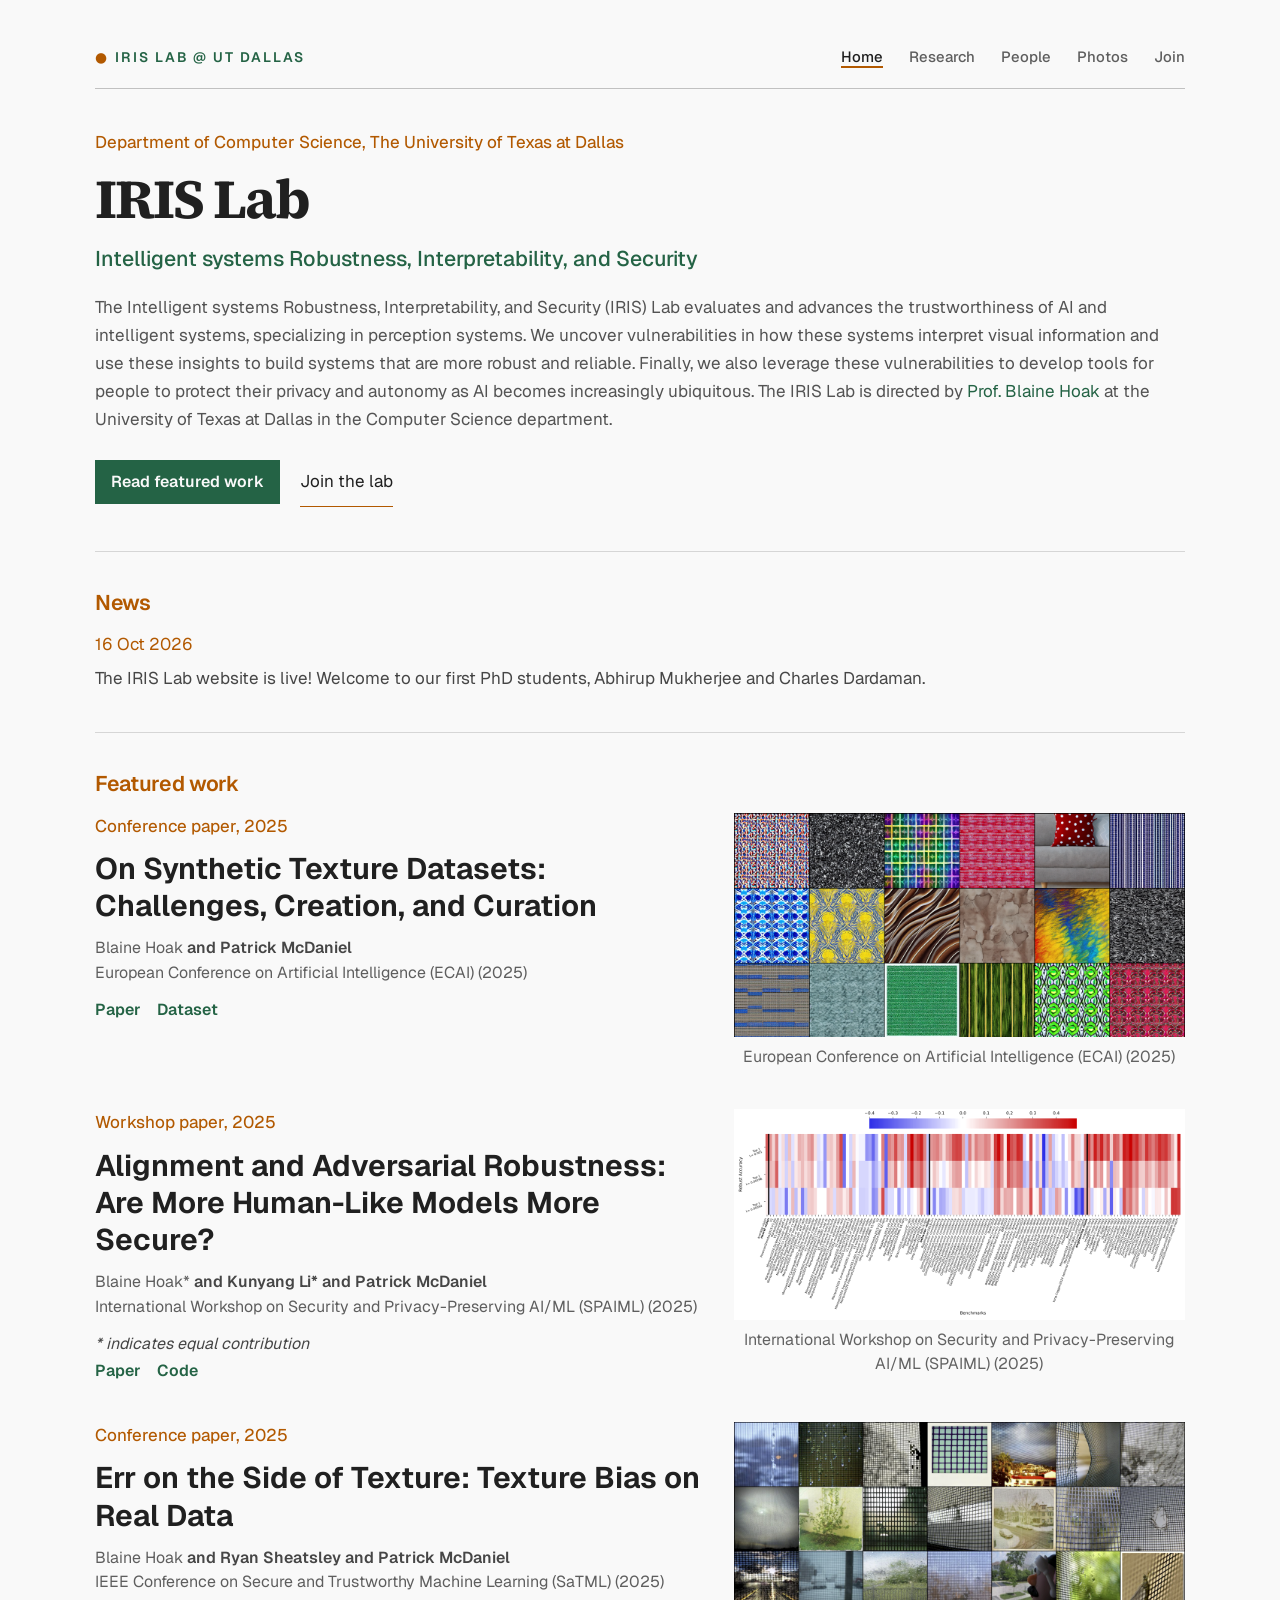
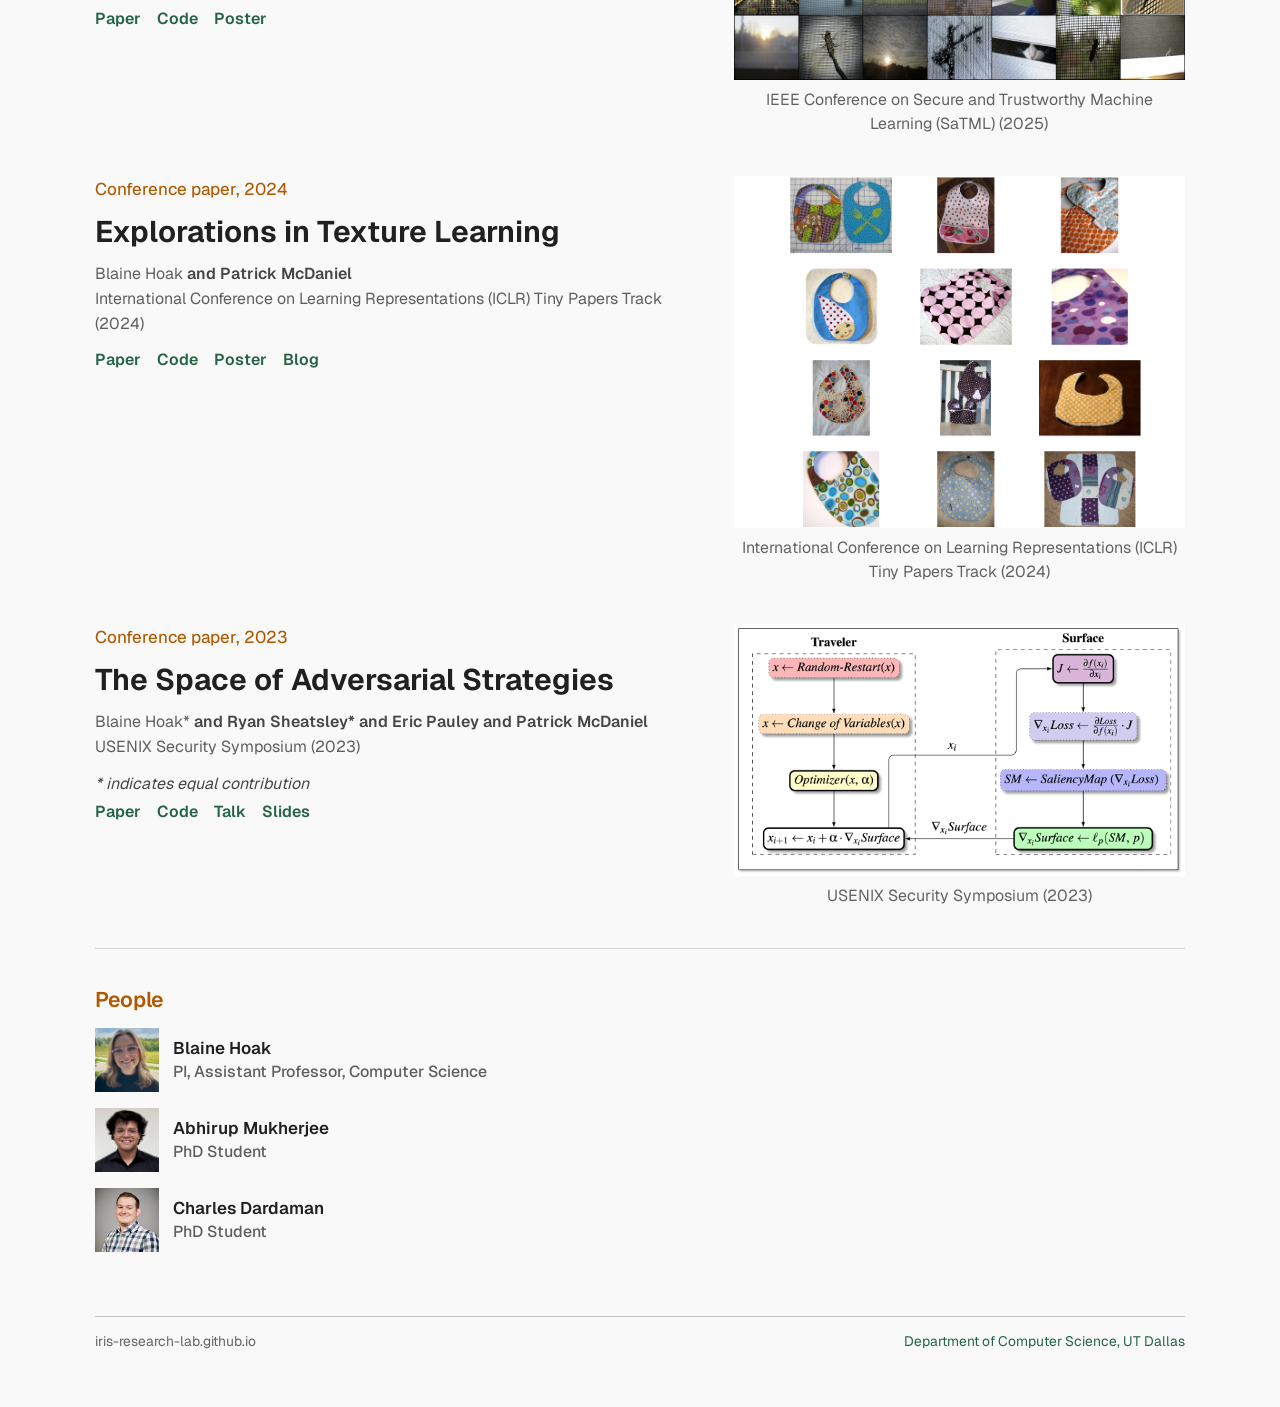
<file: index.html>
<!DOCTYPE html>
<html lang="en">

<head>
  <meta charset="UTF-8">
  <meta name="viewport" content="width=device-width, initial-scale=1.0">
  <title>Home | IRIS Lab</title>
  <meta name="description" content="The IRIS Lab at UT Dallas studies the gap between human and machine perception.">
  <meta name="theme-color" content="#0C100E">
  <link rel="canonical" href="https://iris-research-lab.github.io/">
  <link rel="icon" href="/assets/images/logo.svg" type="image/svg+xml">
  <link rel="stylesheet" href="/assets/css/style.css">
  <script type="module" src="/assets/js/layout.js"></script>
</head>

<body>
  <a class="skip-link" href="#content">Skip to content</a>
  <div class="page">
    <div id="navbar-placeholder"></div>

    <main id="content">
      <header class="hero">
        <p class="kicker">Department of Computer Science, The University of Texas at Dallas</p>
        <h1>IRIS Lab</h1>
        <p class="expand">Intelligent systems Robustness, Interpretability, and Security</p>
        <p class="mission">
          The Intelligent systems Robustness, Interpretability, and Security (IRIS) Lab evaluates and advances the trustworthiness of AI and intelligent systems, specializing in perception systems. We uncover vulnerabilities in how these systems interpret visual information and use these insights to build systems that are more robust and reliable. Finally, we also leverage these vulnerabilities to develop tools for people to protect their privacy and autonomy as AI becomes increasingly ubiquitous. The IRIS Lab is directed by <a href="https://hoak.me">Prof. Blaine Hoak</a> at the University of Texas at Dallas in the Computer Science department.
        </p>
        <div class="cta">
          <a class="btn" href="#featured">Read featured work</a>
          <a class="btn-ghost" href="/join/">Join the lab</a>
        </div>
      </header>

      <div class="home-sections">
        <section class="band" id="news-section" hidden>
          <h2 class="section-label">News</h2>
          <div id="news-list"></div>
        </section>
        <div id="featured-root"></div>
        <section class="band" id="people-section" aria-labelledby="people-label">
          <h2 class="section-label" id="people-label">People</h2>
          <div id="members"></div>
        </section>
      </div>
    </main>

    <div id="footer-placeholder"></div>
  </div>
  <script type="module" src="/assets/js/home.js"></script>
</body>

</html>
</file>
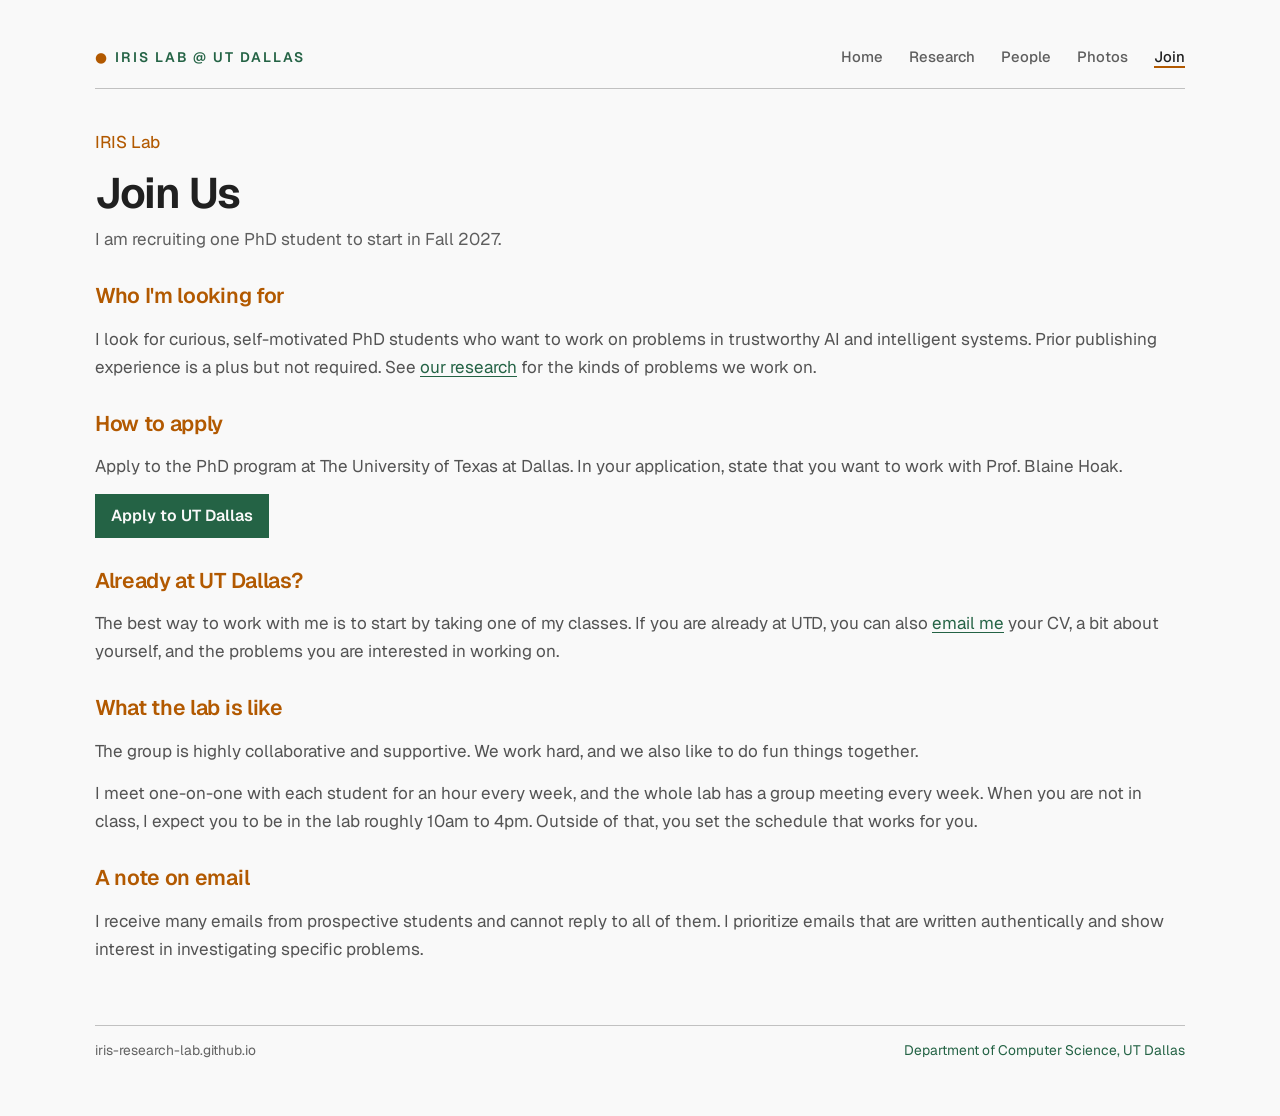
<file: join/index.html>
<!DOCTYPE html>
<html lang="en">

<head>
  <meta charset="UTF-8">
  <meta name="viewport" content="width=device-width, initial-scale=1.0">
  <title>Join | IRIS Lab</title>
  <meta name="description" content="The IRIS Lab is recruiting one PhD student for Fall 2027 to work on trustworthy AI and intelligent systems. Apply to UT Dallas and name Prof. Blaine Hoak in your application.">
  <meta name="theme-color" content="#0C100E">
  <link rel="canonical" href="https://iris-research-lab.github.io/join/">
  <link rel="icon" href="/assets/images/logo.svg" type="image/svg+xml">
  <link rel="stylesheet" href="/assets/css/style.css">
  <script type="module" src="/assets/js/layout.js"></script>
</head>

<body>
  <a class="skip-link" href="#content">Skip to content</a>
  <div class="page">
    <div id="navbar-placeholder"></div>

    <main id="content">
      <header class="page-head">
        <p class="kicker">IRIS Lab</p>
        <h1>Join Us</h1>
        <p>I am recruiting one PhD student to start in Fall 2027.</p>
      </header>

      <div class="prose">
        <h2 class="section-label">Who I'm looking for</h2>
        <p>
          I look for curious, self-motivated PhD students who want to work on problems in
          trustworthy AI and intelligent systems. Prior publishing experience is a plus but not
          required. See <a href="/research/">our research</a> for the kinds of problems we work on.
        </p>

        <h2 class="section-label spaced">How to apply</h2>
        <p>
          Apply to the PhD program at The University of Texas at Dallas. In your application,
          state that you want to work with Prof. Blaine Hoak.
        </p>
        <p>
          <a class="btn" href="https://graduate-admissions.utdallas.edu/apply-to-ut-dallas/apply/">Apply to UT Dallas</a>
        </p>

        <h2 class="section-label spaced">Already at UT Dallas?</h2>
        <p>
          The best way to work with me is to start by taking one of my classes. If you are already at UTD, you can also
          <a href="mailto:Blaine.Hoak@UTDallas.edu">email me</a> your CV, a bit about yourself, and the problems
          you are interested in working on.
        </p>

        <h2 class="section-label spaced">What the lab is like</h2>
        <p>
          The group is highly collaborative and supportive. We work hard, and we also like to do
          fun things together.
        </p>
        <p>
          I meet one-on-one with each student for an hour every week, and the whole lab has a group
          meeting every week. When you are not in class, I expect you to be in the lab roughly
          10am to 4pm. Outside of that, you set the schedule that works for you.
        </p>

        <h2 class="section-label spaced">A note on email</h2>
        <p>
          I receive many emails from prospective students and cannot reply to all of them. I
          prioritize emails that are written authentically and show interest in investigating
          specific problems.
        </p>
      </div>
    </main>

    <div id="footer-placeholder"></div>
  </div>
</body>

</html>
</file>
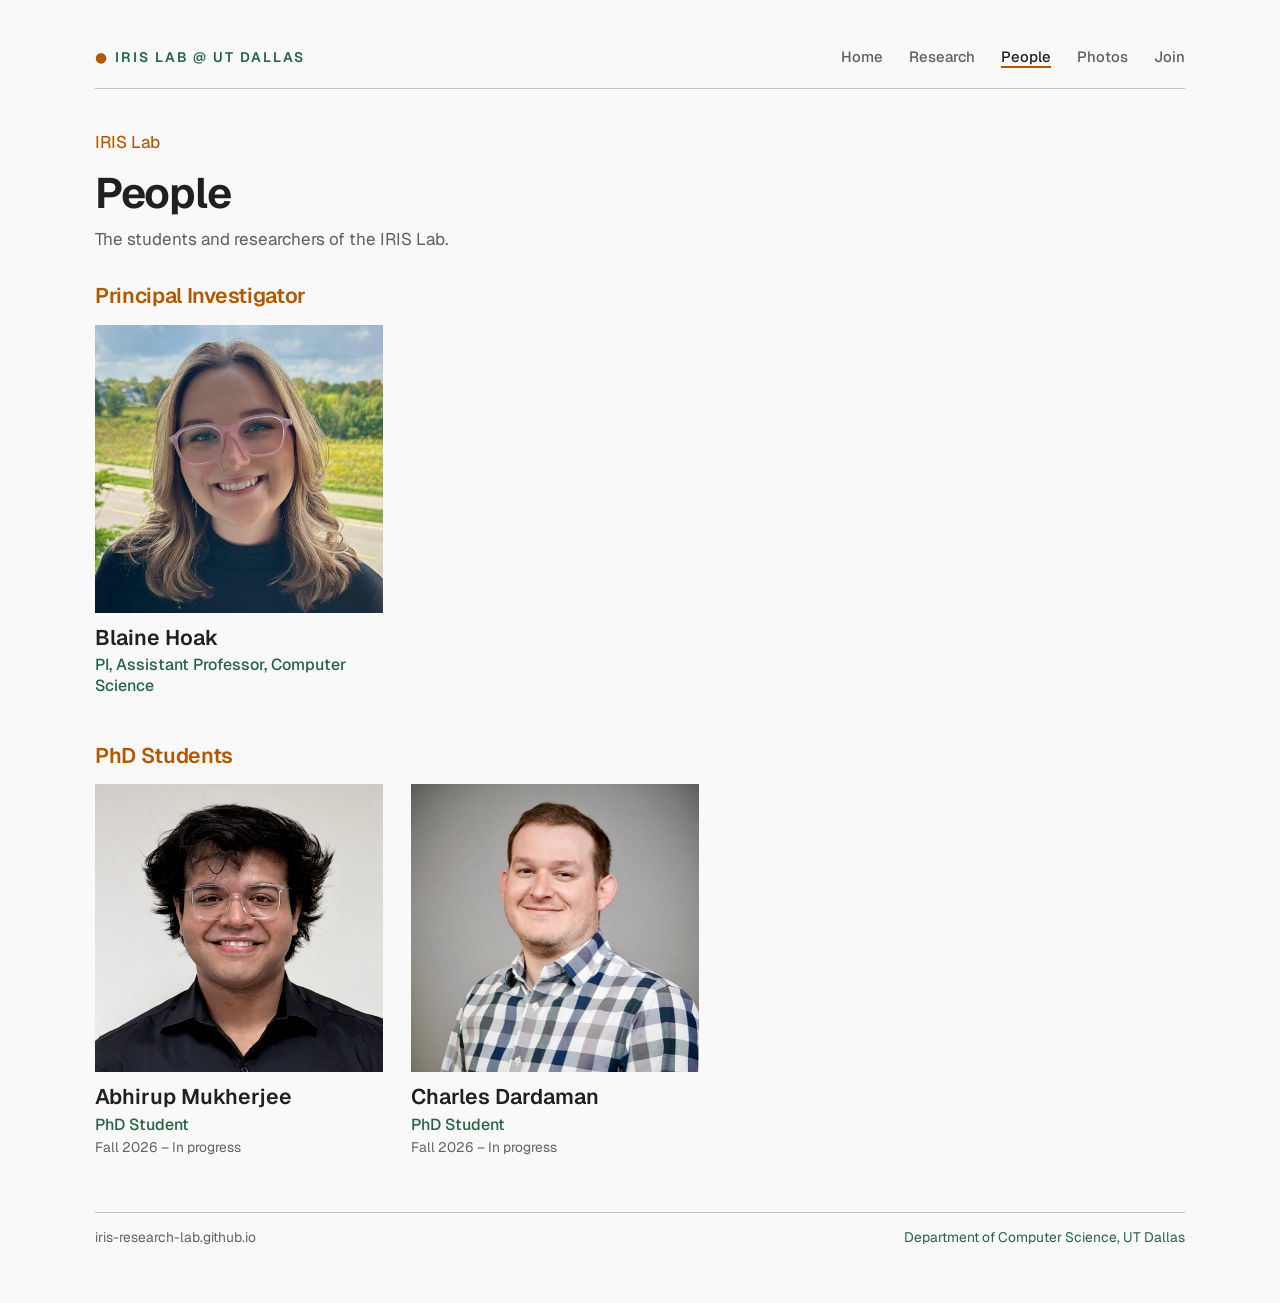
<file: people/index.html>
<!DOCTYPE html>
<html lang="en">

<head>
  <meta charset="UTF-8">
  <meta name="viewport" content="width=device-width, initial-scale=1.0">
  <title>People | IRIS Lab</title>
  <meta name="description" content="Members of the IRIS Lab at UT Dallas.">
  <meta name="theme-color" content="#0C100E">
  <link rel="canonical" href="https://iris-research-lab.github.io/people/">
  <link rel="icon" href="/assets/images/logo.svg" type="image/svg+xml">
  <link rel="stylesheet" href="/assets/css/style.css">
  <script type="module" src="/assets/js/layout.js"></script>
</head>

<body>
  <a class="skip-link" href="#content">Skip to content</a>
  <div class="page">
    <div id="navbar-placeholder"></div>

    <main id="content">
      <header class="page-head">
        <p class="kicker">IRIS Lab</p>
        <h1>People</h1>
        <p>The students and researchers of the IRIS Lab.</p>
      </header>
      <div id="people"></div>
    </main>

    <div id="footer-placeholder"></div>
  </div>
  <script type="module" src="/assets/js/people.js"></script>
</body>

</html>
</file>
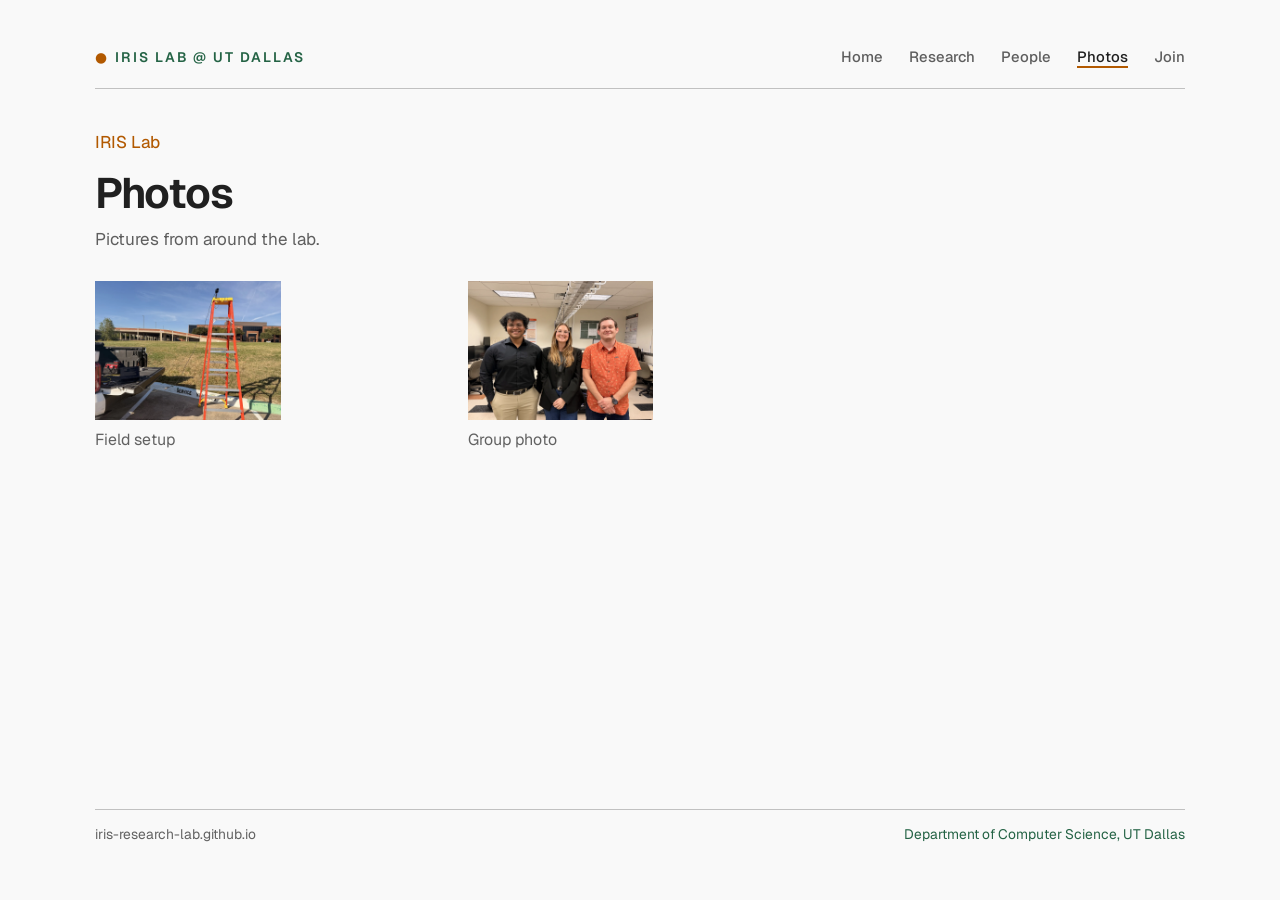
<file: photos/index.html>
<!DOCTYPE html>
<html lang="en">

<head>
  <meta charset="UTF-8">
  <meta name="viewport" content="width=device-width, initial-scale=1.0">
  <title>Photos | IRIS Lab</title>
  <meta name="description" content="Photos from the IRIS Lab at UT Dallas.">
  <meta name="theme-color" content="#0C100E">
  <link rel="canonical" href="https://iris-research-lab.github.io/photos/">
  <link rel="icon" href="/assets/images/logo.svg" type="image/svg+xml">
  <link rel="stylesheet" href="/assets/css/style.css">
  <script type="module" src="/assets/js/layout.js"></script>
</head>

<body>
  <a class="skip-link" href="#content">Skip to content</a>
  <div class="page">
    <div id="navbar-placeholder"></div>

    <main id="content">
      <header class="page-head">
        <p class="kicker">IRIS Lab</p>
        <h1>Photos</h1>
        <p>Pictures from around the lab.</p>
      </header>
      <div id="photos"></div>
    </main>

    <div id="footer-placeholder"></div>
  </div>
  <script type="module" src="/assets/js/photos.js"></script>
</body>

</html>
</file>
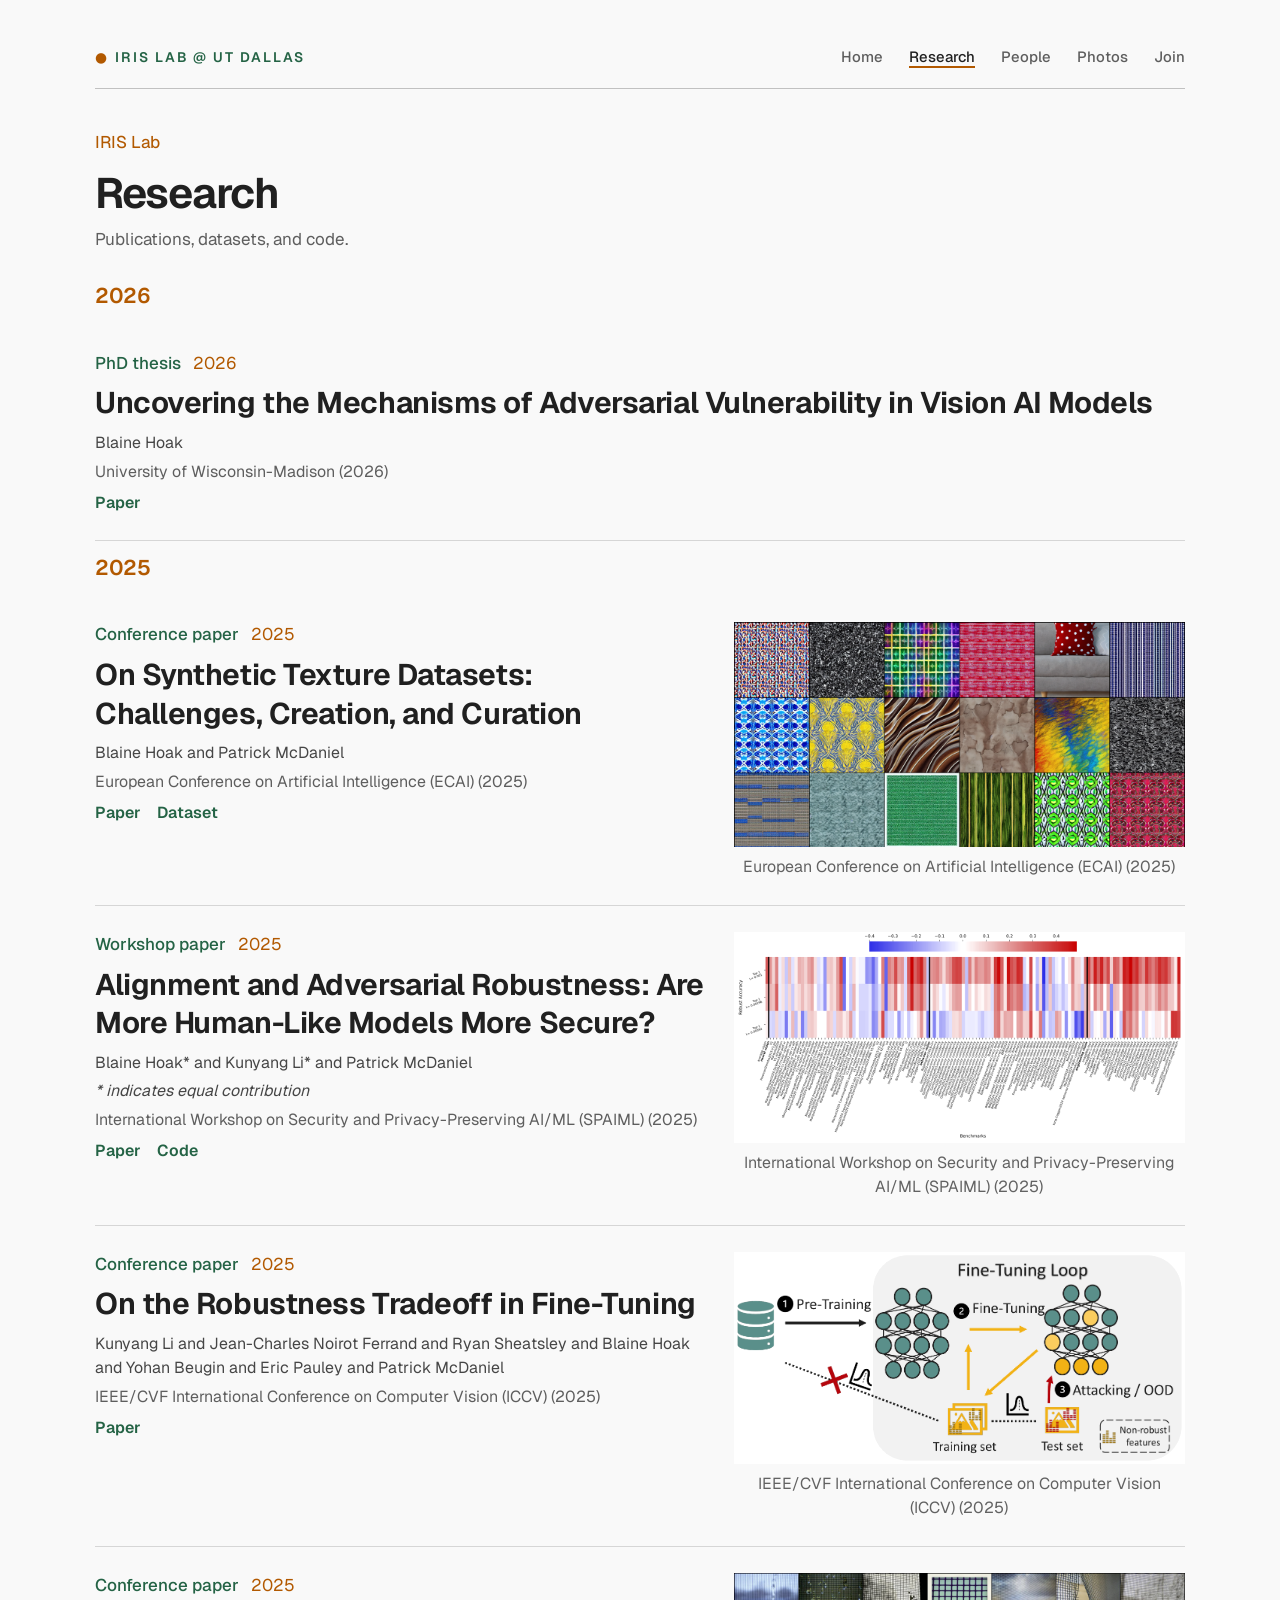
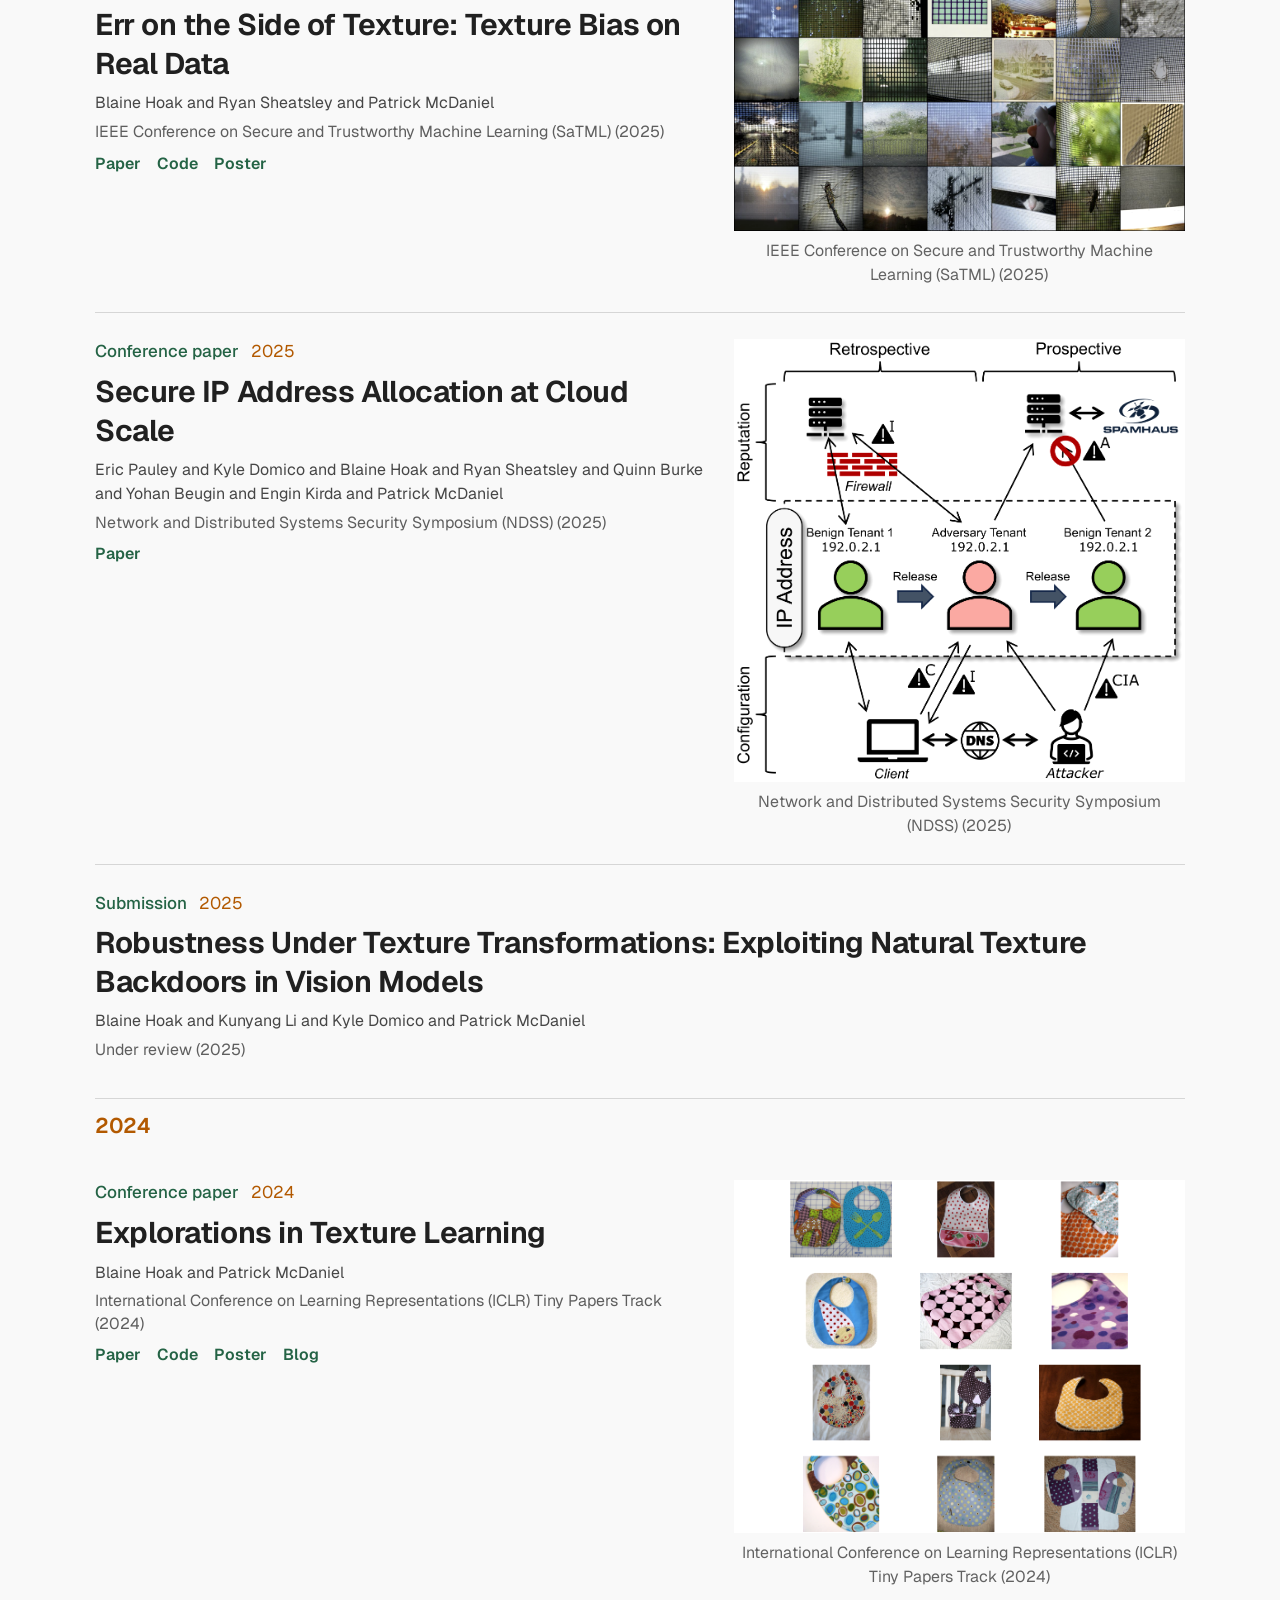
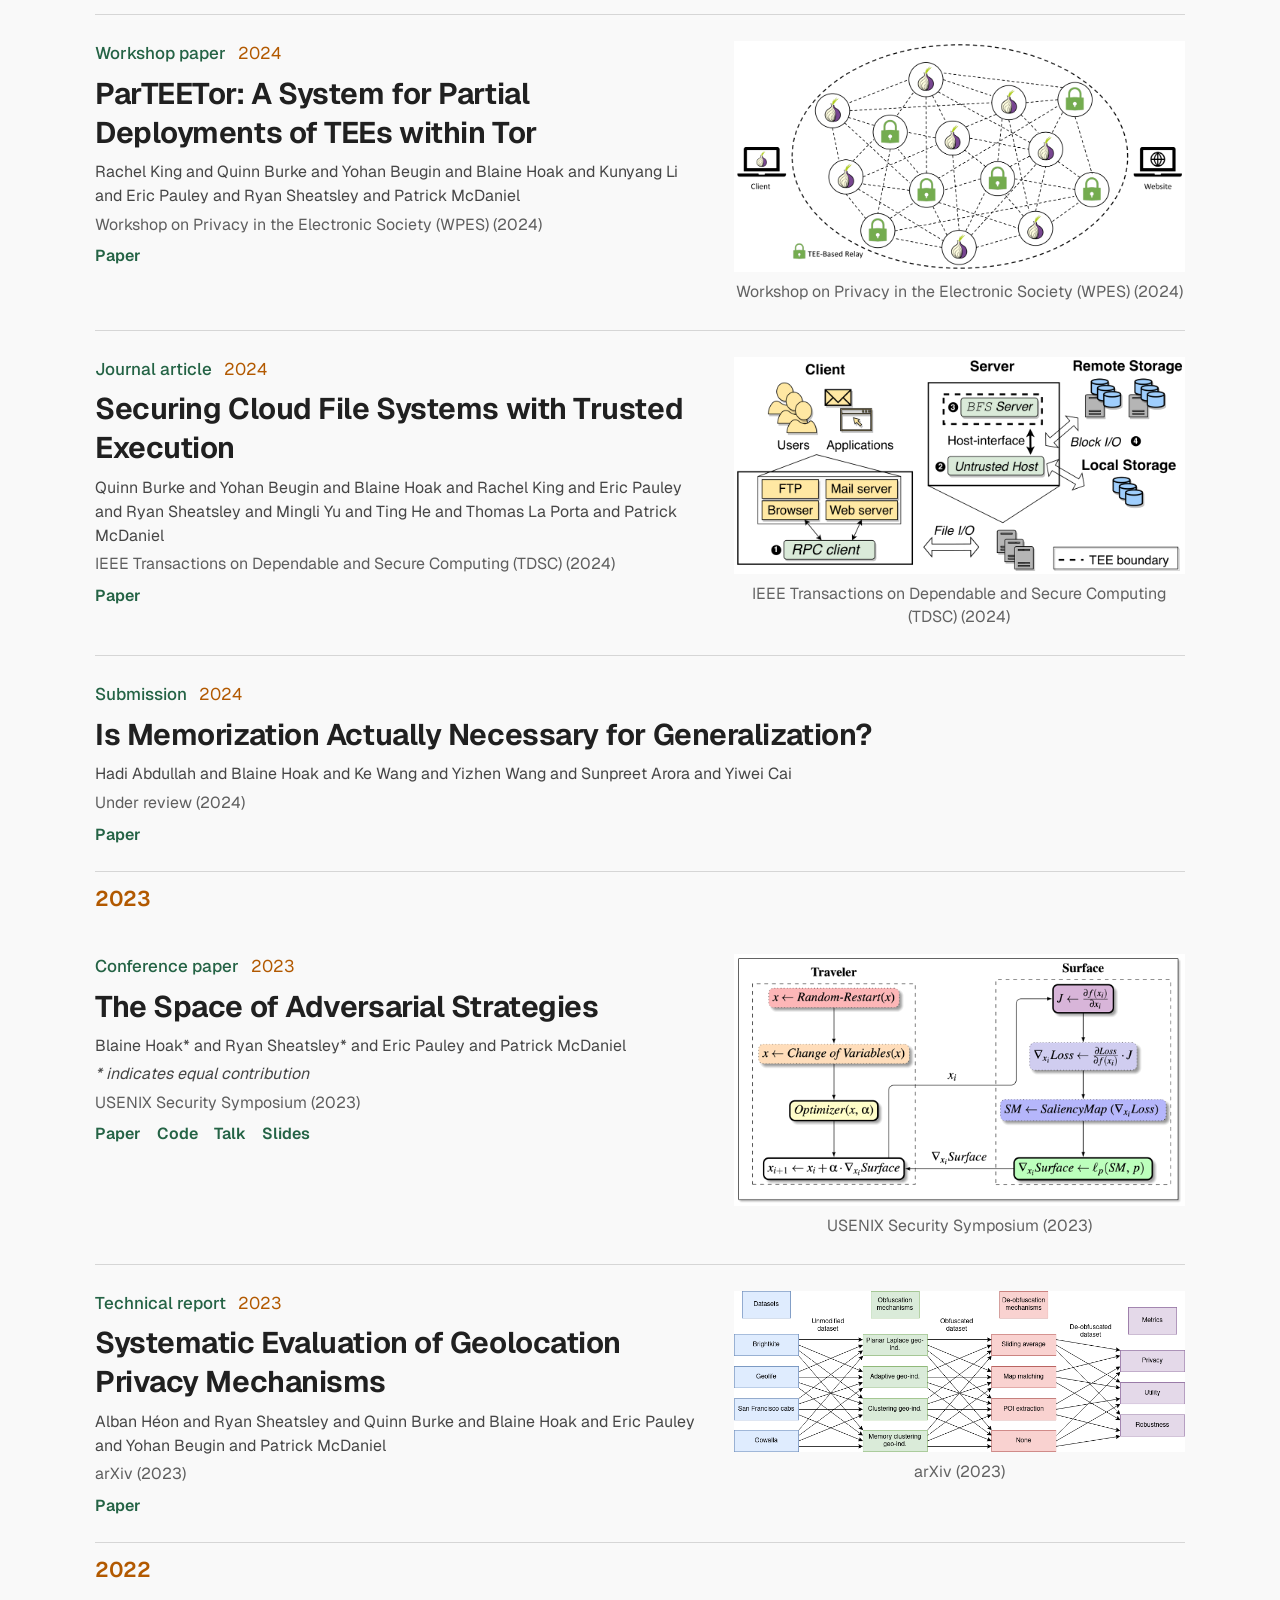
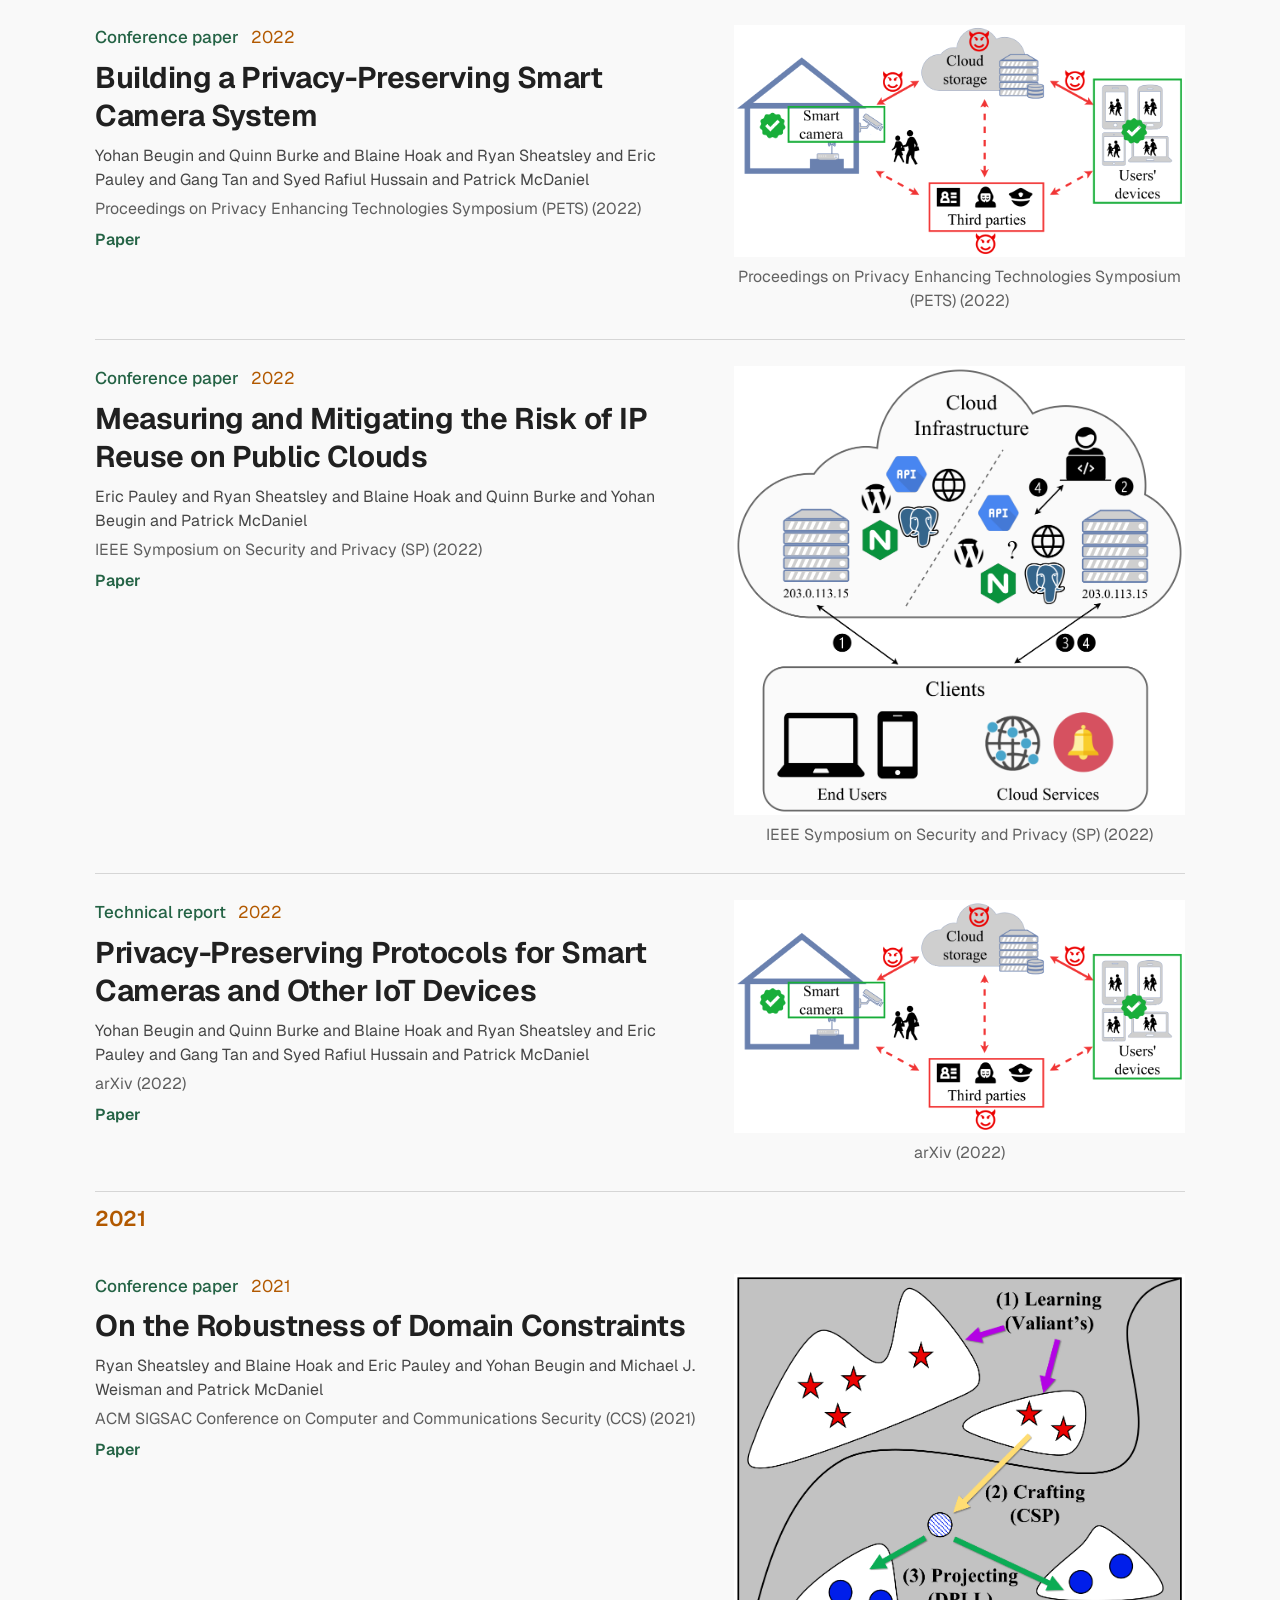
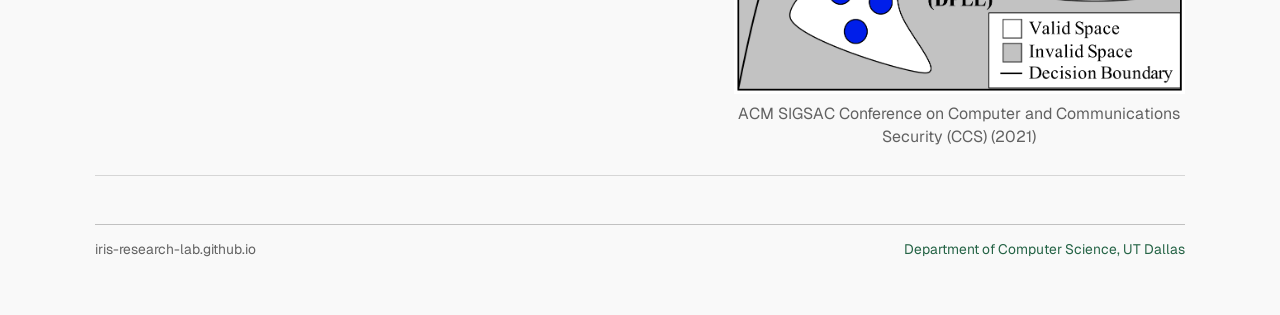
<file: publications/index.html>
<!DOCTYPE html>
<html lang="en">
<head>
  <meta charset="UTF-8">
  <meta name="viewport" content="width=device-width, initial-scale=1.0">
  <title>Research | IRIS Lab</title>
  <link rel="canonical" href="https://iris-research-lab.github.io/research/">
  <meta http-equiv="refresh" content="0; url=/research/">
  <script>location.replace('/research/' + location.search + location.hash);</script>
  <style>
    @font-face {
      font-family: "Geist";
      font-style: normal;
      font-weight: 100 900;
      font-display: swap;
      src: url("/assets/fonts/geist-latin-wght-normal.woff2") format("woff2");
    }
    :root {
      --iris-bg: #0c100e;
      --iris-ink: #e8eee9;
      --iris-mint: #8fc1a9;
      --iris-focus: #8fc1a9;
    }
    html { color-scheme: light dark; }
    @media (prefers-color-scheme: light) {
      :root {
        --iris-bg: #f9f9f9;
        --iris-ink: #202020;
        --iris-mint: #246345;
        --iris-focus: #246345;
      }
    }
    body { margin: 0; background: var(--iris-bg); color: var(--iris-ink); font: 16px/1.5 "Geist", system-ui, sans-serif; padding: 72px; }
    a:link, a:visited { color: var(--iris-mint); }
    a:focus-visible { outline: 2px solid var(--iris-focus); outline-offset: 2px; }
  </style>
</head>
<body>
  <p>Publications are now on the <a href="/research/">Research page</a>.</p>
</body>
</html>
</file>
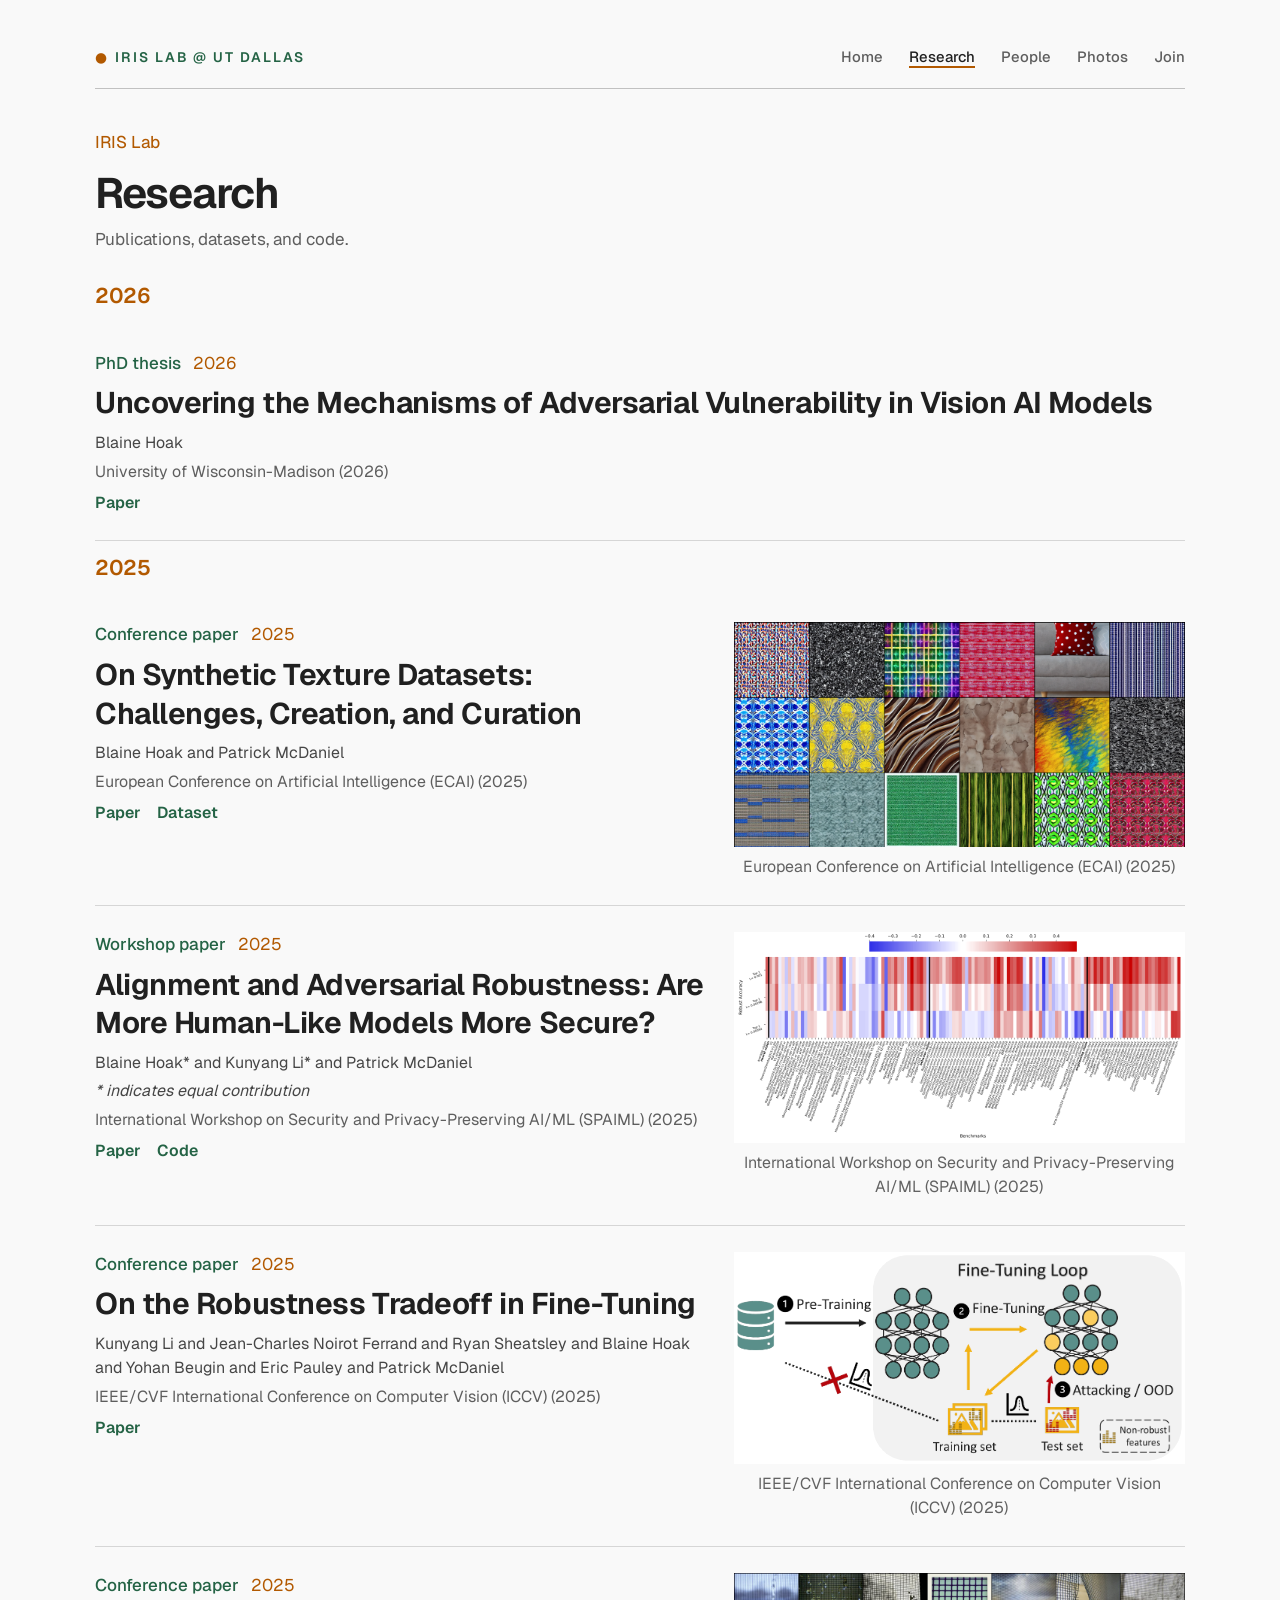
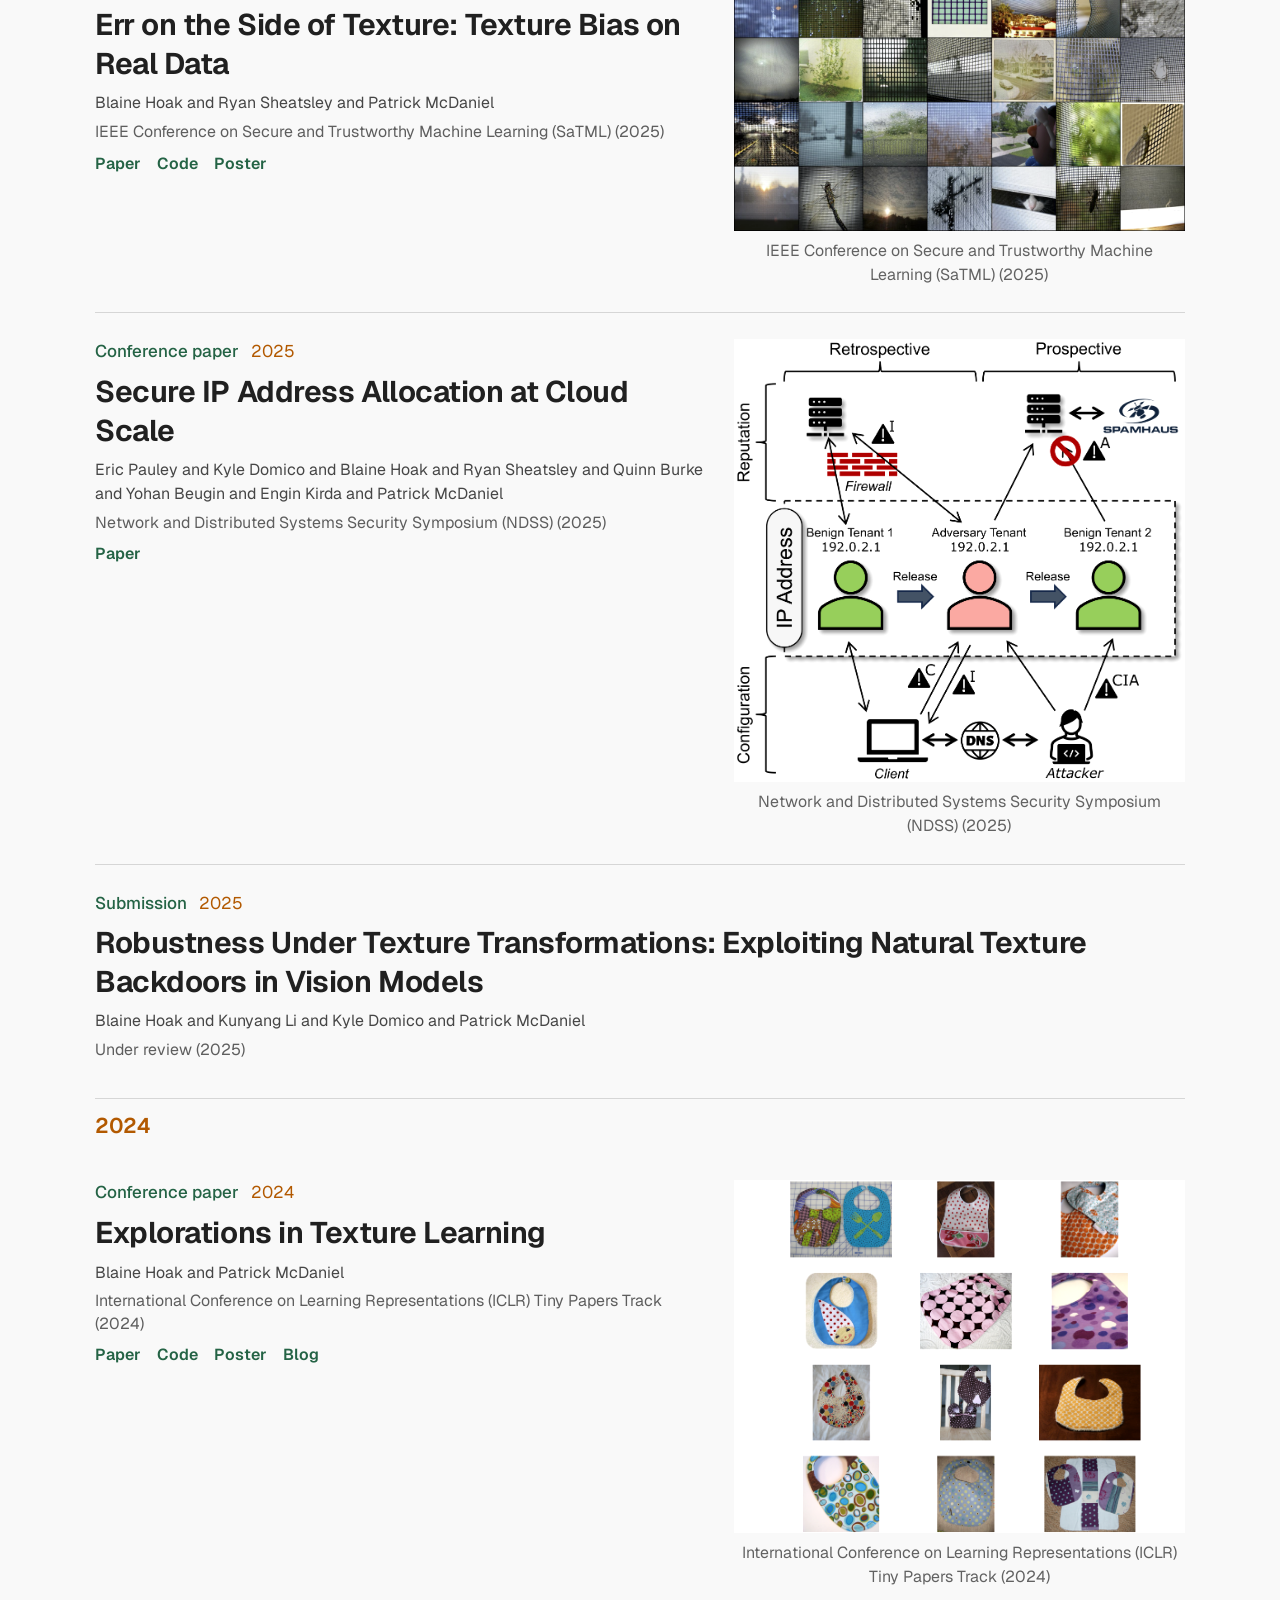
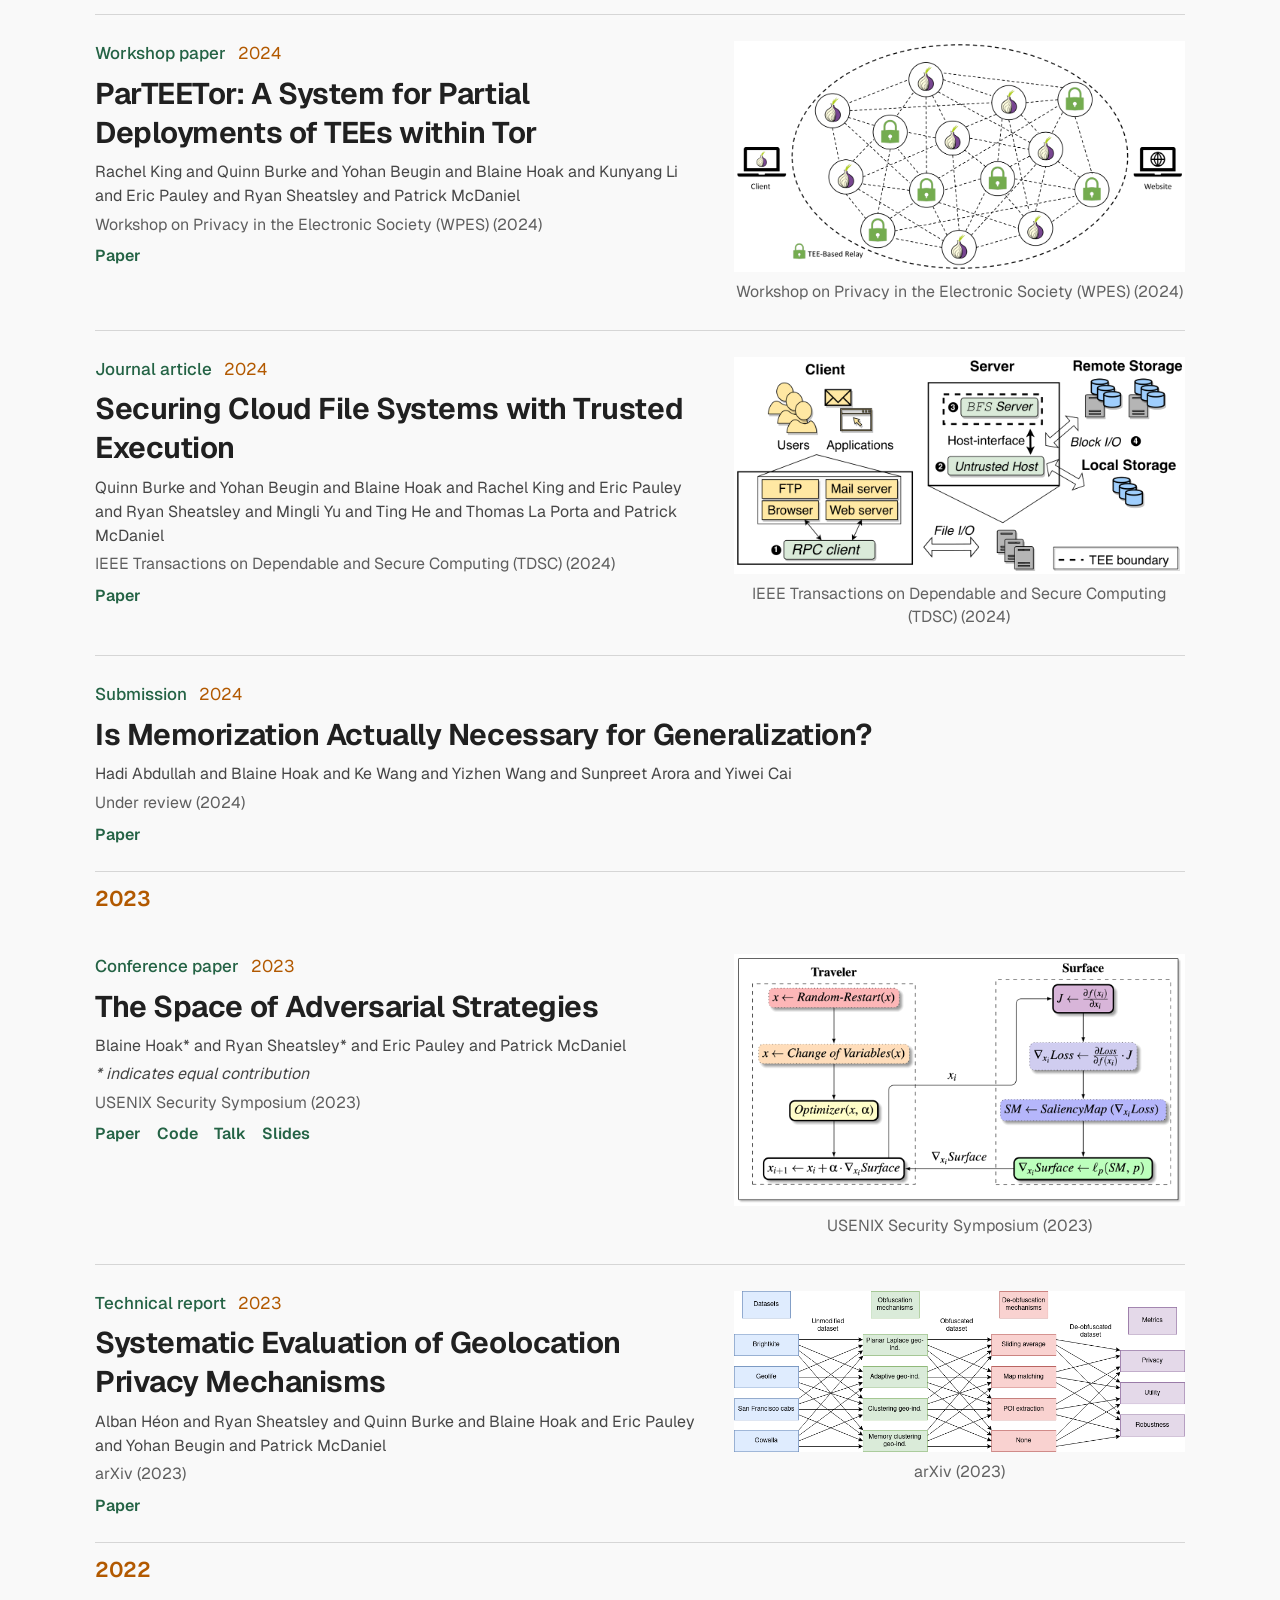
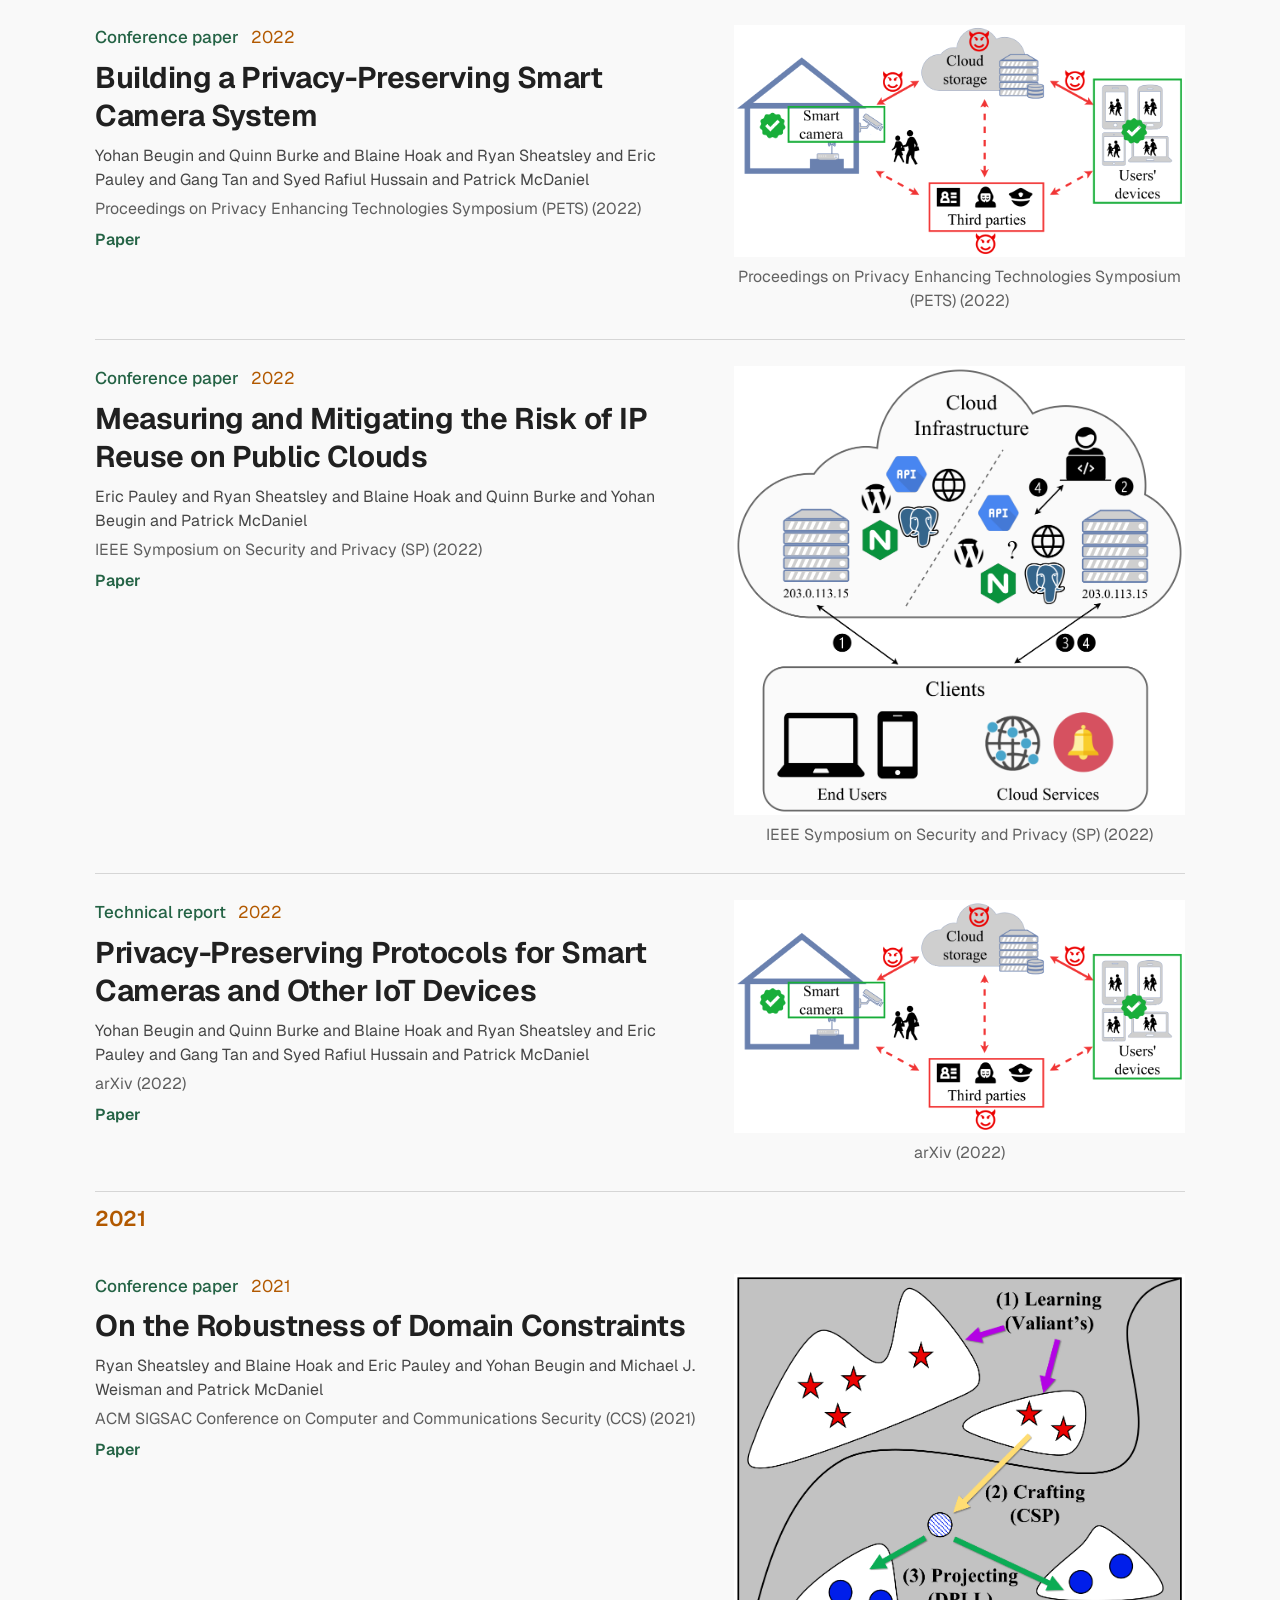
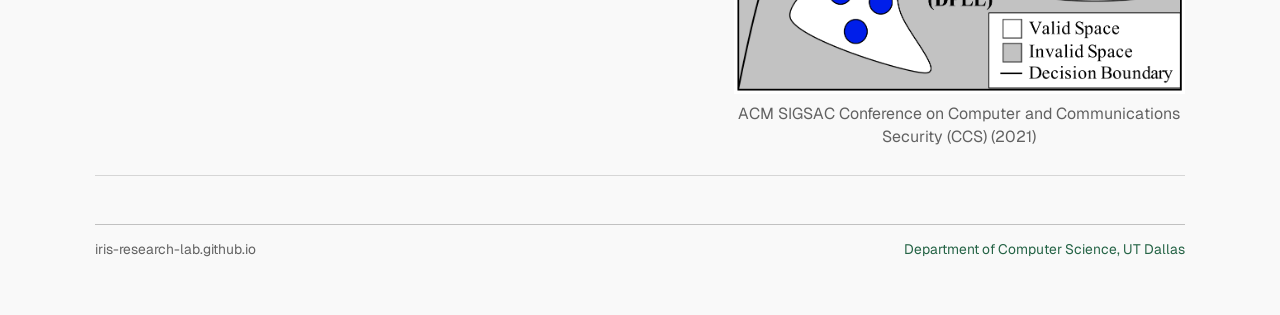
<file: research/index.html>
<!DOCTYPE html>
<html lang="en">

<head>
  <meta charset="UTF-8">
  <meta name="viewport" content="width=device-width, initial-scale=1.0">
  <title>Research | IRIS Lab</title>
  <meta name="description" content="Publications, datasets, and code from the IRIS Lab at UT Dallas.">
  <meta name="theme-color" content="#0C100E">
  <link rel="canonical" href="https://iris-research-lab.github.io/research/">
  <link rel="icon" href="/assets/images/logo.svg" type="image/svg+xml">
  <link rel="stylesheet" href="/assets/css/style.css">
  <script type="module" src="/assets/js/layout.js"></script>
</head>

<body>
  <a class="skip-link" href="#content">Skip to content</a>
  <div class="page">
    <div id="navbar-placeholder"></div>

    <main id="content">
      <header class="page-head">
        <p class="kicker">IRIS Lab</p>
        <h1>Research</h1>
        <p>Publications, datasets, and code.</p>
      </header>
      <div id="publications" aria-live="polite">
        <p class="lede" role="status">Loading publications…</p>
      </div>
    </main>

    <div id="footer-placeholder"></div>
  </div>
  <script type="module" src="/assets/js/research.js"></script>
</body>

</html>
</file>
<file: assets/css/style.css>
/* IRIS Lab V3 North Star
   Tokens ported from the design package (tokens/tokens.css).
   Self-hosted Geist, with Source Serif 4 for the Home title. */

@font-face {
  font-family: "Geist";
  font-style: normal;
  font-weight: 100 900;
  font-display: swap;
  src: url("../fonts/geist-latin-wght-normal.woff2") format("woff2");
}

@font-face {
  font-family: "Geist Mono";
  font-style: normal;
  font-weight: 100 900;
  font-display: swap;
  src: url("../fonts/geist-mono-latin-wght-normal.woff2") format("woff2");
}

@font-face {
  font-family: "Source Serif 4";
  font-style: normal;
  font-weight: 700;
  font-display: swap;
  src: url("../fonts/source-serif-4-latin-700-normal.woff2") format("woff2");
}

:root {
  --iris-bg: #0c100e;
  --iris-ink: #e8eee9;
  --iris-muted: #9aaba0;
  --iris-muted-2: #b7c6bb;
  --iris-ink-soft: #c5d2c9;
  --iris-mint: #8fc1a9;
  --iris-mint-hover: #b5d9c6;
  --iris-orange: #e87500;
  --iris-rule: rgba(143, 193, 169, 0.22);
  --iris-rule-strong: rgba(143, 193, 169, 0.35);
  --iris-focus: #8fc1a9;
  --iris-btn-ink: #0c100e;
  --iris-footer: #7f9086;
  --iris-btn-active: #7bb396;

  --font-sans: "Geist", system-ui, -apple-system, "Segoe UI", sans-serif;
  --font-serif: "Source Serif 4", Georgia, serif;
  --font-mono: "Geist Mono", ui-monospace, SFMono-Regular, Menlo, monospace;

  /* Fixed type: 17px grows the round 4 reference by 6.25% at every viewport.
     Keep the rem hierarchy; only the existing heading step below 900px
     reduces type on smaller screens. */
  --text-xs: 0.8125rem;
  --text-sm: 0.9375rem;
  --text-nav: 0.875rem;
  --text-base: 1rem;
  --text-lg: 1.25rem;
  --text-xl: 1.75rem;
  --text-page: 2.5rem;
  --text-hero: 3.25rem;

  /* Match People cards and text to the 288px portrait from the 1920px
     reference. Gallery thumbnails keep their independent responsive sizing. */
  --portrait-size: 288px;
  --photo-thumb-size: clamp(180px, 14.5vw, 560px);

  --old-gutter: 72px;
  --min-gutter: 18px;
  --page-inset: 12px;
  --focus-ring: 2px solid var(--iris-focus);
  --focus-offset: 2px;
}

*,
*::before,
*::after { box-sizing: border-box; }

html {
  color-scheme: light dark;
  font-size: 17px;
}

@media (prefers-color-scheme: light) {
  :root {
    --iris-bg: #f9f9f9;
    --iris-ink: #202020;
    --iris-muted: #5e5e5e;
    --iris-muted-2: #535353;
    --iris-ink-soft: #464646;
    --iris-mint: #246345;
    --iris-mint-hover: #174e34;
    --iris-orange: #b25900;
    --iris-rule: rgba(89, 89, 89, 0.22);
    --iris-rule-strong: rgba(89, 89, 89, 0.35);
    --iris-focus: #246345;
    --iris-btn-ink: #f9f9f9;
    --iris-footer: #626262;
    --iris-btn-active: #1f583b;
  }
}

body {
  margin: 0;
  min-height: 100vh;
  display: flex;
  flex-direction: column;
  background: var(--iris-bg);
  color: var(--iris-ink);
  font-family: var(--font-sans);
  font-size: var(--text-base);
  font-weight: 400;
  line-height: 1.5;
}

/* Link contract: mint for :link and :visited. Never browser blue. */
a:link,
a:visited,
a:any-link {
  color: var(--iris-mint);
  text-decoration: none;
  text-decoration-thickness: 1px;
  text-underline-offset: 0.18em;
  transition: color 140ms ease, background-color 140ms ease;
}

a:hover {
  color: var(--iris-mint-hover);
  text-decoration: underline;
}

a:focus-visible {
  outline: var(--focus-ring);
  outline-offset: var(--focus-offset);
}

:focus-visible {
  outline: var(--focus-ring);
  outline-offset: var(--focus-offset);
}

.skip-link {
  position: absolute;
  left: 12px;
  top: 0;
  transform: translateY(-120%);
  background: var(--iris-mint);
  color: var(--iris-btn-ink);
  font-weight: 600;
  font-size: var(--text-sm);
  padding: 8px 12px;
  z-index: 10;
}

.skip-link:focus {
  transform: none;
  color: var(--iris-btn-ink);
}

.page {
  flex: 1 0 auto;
  display: flex;
  flex-direction: column;
  min-height: 100vh;
  /* With available width A, the old column was min(A - 2g, 948px, A/2 + 308px).
     Half its side gaps gives min(A - g, A/2 + 474px, 3A/4 + 154px).
     Percentages use available width, excluding a classic scrollbar. Keep at least
     18px on each side and cap at the exact 3840px result above that viewport.
     Round 5 insets that shell by 12px per desktop side, including its cap.
     Keep geometry in px so the larger rem type cannot expand the shell.
     No inline padding: this border-box width is also the usable content width. */
  width: calc(min(calc(100% - 2 * var(--min-gutter)), calc(100% - var(--old-gutter)), calc(50% + 474px), calc(75% + 154px)) - 2 * var(--page-inset));
  max-width: calc(2394px - 2 * var(--page-inset));
  margin-inline: auto;
  padding: 44px 0 56px;
  --roster-cols: 3;
  --roster-gap: 28px;
}

/* Short pages: main absorbs leftover viewport space so the footer sits at the bottom.
   Tall pages: the shell grows with the document and the footer follows the content. */
main { flex: 1 0 auto; }

.site-header {
  flex-shrink: 0;
  margin-bottom: 40px;
}

.site-nav {
  display: flex;
  justify-content: space-between;
  align-items: baseline;
  gap: 24px;
  padding-bottom: 18px;
  border-bottom: 1px solid var(--iris-rule-strong);
}

.logo,
.logo:link,
.logo:visited {
  font-family: var(--font-sans);
  font-size: var(--text-xs);
  font-weight: 600;
  letter-spacing: 0.14em;
  text-transform: uppercase;
  color: var(--iris-mint);
  text-decoration: none;
  line-height: 1;
}

.logo:hover,
.logo:focus-visible { color: var(--iris-mint-hover); text-decoration: none; }

.logo-dot {
  display: inline-block;
  color: var(--iris-orange);
  font-style: normal;
  margin-right: 8px;
  letter-spacing: 0;
  /* Recording LED: soft opacity pulse and a faint glow. The wordmark stays still. */
  animation: iris-rec-light 1.4s ease-in-out infinite;
}

@keyframes iris-rec-light {
  0%,
  100% {
    opacity: 1;
    text-shadow: 0 0 7px color-mix(in srgb, var(--iris-orange) 55%, transparent);
  }

  50% {
    opacity: 0.35;
    text-shadow: 0 0 0 color-mix(in srgb, var(--iris-orange) 0%, transparent);
  }
}

.nav-links {
  display: flex;
  gap: 26px;
  list-style: none;
  margin: 0;
  padding: 0;
}

.nav-links a,
.nav-links a:link,
.nav-links a:visited {
  color: var(--iris-muted);
  font-size: var(--text-nav);
  font-weight: 500;
  line-height: 1.2;
  text-decoration: none;
  padding-bottom: 2px;
}

.nav-links a:hover,
.nav-links a:focus-visible {
  color: var(--iris-ink);
  text-decoration: none;
}

.nav-links a[aria-current="page"],
.nav-links a[aria-current="page"]:link,
.nav-links a[aria-current="page"]:visited,
.nav-links a[aria-current="page"]:hover {
  color: var(--iris-ink);
  box-shadow: inset 0 -2px 0 var(--iris-orange);
}

.kicker,
.section-label {
  font-family: var(--font-sans);
  text-transform: none;
  color: var(--iris-orange);
  margin: 0 0 14px;
}

.kicker {
  font-size: 1rem;
  font-weight: 450;
  line-height: 1.6;
  letter-spacing: normal;
}

.section-label {
  font-size: 1.25rem;
  font-weight: 600;
  line-height: 1.4;
  letter-spacing: -0.015em;
}

.section-label .layout-tag {
  color: var(--iris-footer);
  text-transform: none;
  letter-spacing: 0;
  font-weight: 400;
}

h1 {
  font-family: var(--font-sans);
  font-weight: 650;
  color: var(--iris-ink);
  margin: 0 0 16px;
}

.hero { margin-bottom: 44px; }

.hero h1 {
  font-family: var(--font-serif);
  font-weight: 700;
  font-size: var(--text-hero);
  line-height: 1.05;
  letter-spacing: -0.035em;
}

.page-head { margin-bottom: 28px; }
.page-head h1 {
  font-size: var(--text-page);
  line-height: 1.1;
  letter-spacing: -0.03em;
  margin-bottom: 10px;
}

.expand {
  font-size: var(--text-lg);
  font-weight: 500;
  line-height: 1.45;
  color: var(--iris-mint);
  margin: 0 0 18px;
}

.mission {
  font-size: var(--text-base);
  line-height: 1.65;
  color: var(--iris-muted-2);
  margin: 0;
}

.lede,
.page-head p {
  font-size: var(--text-base);
  line-height: 1.55;
  color: var(--iris-muted);
  margin: 0;
}

/* .page-head p is more specific than .kicker. Restate the eyebrow so it stays orange sans. */
.page-head .kicker {
  font-family: var(--font-sans);
  font-size: 1rem;
  font-weight: 450;
  line-height: 1.6;
  letter-spacing: normal;
  text-transform: none;
  color: var(--iris-orange);
  margin: 0 0 14px;
}

.prose {
  font-size: var(--text-base);
  line-height: 1.65;
  color: var(--iris-muted-2);
}

.prose p { margin: 0 0 14px; }

.prose a:link:not(.btn),
.prose a:visited:not(.btn),
.news-body a:link,
.news-body a:visited {
  text-decoration: underline;
}

.section-label.spaced { margin-top: 28px; }

.cta {
  margin-top: 24px;
  display: flex;
  gap: 20px;
  align-items: center;
  flex-wrap: wrap;
}

.btn,
.btn:link,
.btn:visited,
.btn:hover,
.btn:active {
  display: inline-block;
  background: var(--iris-mint);
  color: var(--iris-btn-ink);
  padding: 12px 16px;
  font-family: var(--font-sans);
  font-size: var(--text-sm);
  font-weight: 600;
  line-height: 1.2;
  text-decoration: none;
  border-radius: 0;
}

.btn:hover { background: var(--iris-mint-hover); color: var(--iris-btn-ink); text-decoration: none; }
.btn:active { background: var(--iris-btn-active); color: var(--iris-btn-ink); }

.btn-ghost,
.btn-ghost:link,
.btn-ghost:visited {
  background: transparent;
  color: var(--iris-ink);
  padding: 12px 0;
  border-bottom: 1px solid var(--iris-orange);
  text-decoration: none;
}

.btn-ghost:hover { color: var(--iris-mint); background: transparent; text-decoration: none; }

.band {
  padding-top: 36px;
  border-top: 1px solid var(--iris-rule);
  margin: 0;
}

.featured-kicker { margin-bottom: 0; }

.featured-title {
  font-family: var(--font-sans);
  font-size: var(--text-xl);
  font-weight: 650;
  line-height: 1.25;
  color: var(--iris-ink);
  margin: 10px 0 12px;
}

.featured-meta {
  font-size: var(--text-sm);
  color: var(--iris-muted);
  line-height: 1.55;
  margin: 0 0 14px;
}

.featured-meta strong {
  color: var(--iris-ink-soft);
  font-weight: 600;
}

.pub-year + .pub-year { margin-top: 12px; }

.pub-list {
  list-style: none;
  margin: 0;
  padding: 0;
}

.pub {
  display: grid;
  grid-template-columns: minmax(0, 1.15fr) minmax(0, 0.85fr);
  gap: 28px;
  align-items: start;
  padding: 26px 0;
  border-bottom: 1px solid var(--iris-rule);
}

.pub.nofig { grid-template-columns: minmax(0, 1fr); }

/* Home reuses the publication figure and two-column layout without a second rule. */
.featured-work {
  padding: 0;
  border-bottom: 0;
}


.pub-tags {
  display: flex;
  gap: 12px;
  align-items: center;
  margin: 0 0 8px;
}

.kind {
  font-family: var(--font-sans);
  font-size: 1rem;
  font-weight: 500;
  letter-spacing: normal;
  text-transform: none;
  color: var(--iris-mint);
  line-height: 1.5;
}

.year-tag,
.news-item time {
  font-family: var(--font-sans);
  font-size: 1rem;
  font-weight: 400;
  letter-spacing: normal;
  text-transform: none;
  color: var(--iris-orange);
  line-height: 1.5;
}

.news-item time { display: block; margin-bottom: 8px; }

.pub-title {
  font-size: var(--text-xl);
  font-weight: 650;
  line-height: 1.3;
  letter-spacing: -0.015em;
  color: var(--iris-ink);
  margin: 0 0 8px;
  overflow-wrap: break-word;
}

.pub-authors {
  font-size: var(--text-sm);
  line-height: 1.5;
  color: var(--iris-ink-soft);
  margin: 0 0 6px;
}

.pub-authors strong { font-weight: 650; }

.pub-authornote {
  font-size: var(--text-sm);
  line-height: 1.5;
  color: var(--iris-ink-soft);
  font-style: italic;
  margin: -2px 0 6px;
}

.pub-venue {
  font-size: var(--text-sm);
  line-height: 1.4;
  color: var(--iris-muted);
  margin: 0 0 10px;
}

.pub-links {
  display: flex;
  flex-wrap: wrap;
  gap: 0.35em 1em;
  font-size: var(--text-sm);
  font-weight: 600;
  line-height: 1.3;
  margin: 0;
}

.pub-links a:link,
.pub-links a:visited { text-decoration: none; }
.pub-links a:hover { text-decoration: underline; }

.pub-fig { margin: 0; }
.pub-fig img {
  width: 100%;
  height: auto;
  display: block;
  border-radius: 0;
  filter: saturate(0.88) contrast(1.04);
}

.pub-fig figcaption,
.photo-grid figcaption {
  margin-top: 8px;
  font-family: var(--font-sans);
  font-size: var(--text-sm);
  font-weight: 400;
  line-height: 1.5;
  color: var(--iris-footer);
}

.pub-fig figcaption { text-align: center; }

.home-sections {
  display: grid;
  gap: 40px;
}

#featured-root:empty { display: none; }

.news-body {
  font-size: var(--text-base);
  font-weight: 400;
  line-height: 1.55;
  color: var(--iris-ink-soft);
  margin: 0;
}

.news-item + .news-item {
  margin-top: 16px;
  padding-top: 16px;
  border-top: 1px solid var(--iris-rule);
}

.person {
  display: grid;
  grid-template-columns: 64px 1fr;
  gap: 14px;
  align-items: center;
  margin: 0 0 16px;
}

.person h3 {
  font-size: var(--text-base);
  font-weight: 600;
  line-height: 1.25;
  margin: 0;
  color: var(--iris-ink);
}

.person .role {
  font-size: var(--text-sm);
  font-weight: 500;
  line-height: 1.3;
  color: var(--iris-muted);
  margin-top: 3px;
}

.roster {
  display: grid;
  /* Fixed desktop tracks make natural text wrapping independent of the shell.
     Tracks may shrink below the portrait width when space is limited. */
  grid-template-columns: repeat(var(--roster-cols), minmax(0, var(--portrait-size)));
  gap: var(--roster-gap);
  list-style: none;
  margin: 0;
  padding: 0;
}

.roster-group + .roster-group { margin-top: 36px; }

.member h3 {
  font-size: var(--text-lg);
  font-weight: 600;
  line-height: 1.25;
  margin: 0 0 4px;
  color: var(--iris-ink);
}

.member .role {
  font-size: var(--text-sm);
  font-weight: 500;
  line-height: 1.3;
  color: var(--iris-mint);
  margin: 0 0 8px;
}

.member .role:has(+ .dates) {
  margin-bottom: 2px;
}

.member .dates {
  font-family: var(--font-sans);
  font-size: var(--text-xs);
  font-weight: 400;
  line-height: 1.35;
  color: var(--iris-footer);
  margin: 0 0 8px;
}

.person-photo,
.person img,
.member img,
.person-photo-link img {
  object-fit: cover;
  filter: grayscale(0.12) contrast(1.05);
  display: block;
}

.person img,
.person .person-photo-link,
.person .person-photo-placeholder {
  width: 64px;
  height: 64px;
}

.member img,
.member .person-photo-link,
.member .person-photo-placeholder {
  width: min(100%, var(--portrait-size));
  aspect-ratio: 1;
  margin: 0 0 12px;
  height: auto;
  object-position: center 20%;
}

.member .person-photo-link,
.person .person-photo-link { display: block; }

.member .person-photo-link img {
  width: 100%;
  margin-bottom: 0;
}

.person-photo-link:hover,
.person-photo-link:focus-visible { text-decoration: none; }

.person-photo-placeholder {
  display: grid;
  place-items: center;
  background: var(--iris-bg);
  color: var(--iris-mint);
  font-family: var(--font-sans);
  font-size: var(--text-sm);
  font-weight: 600;
  letter-spacing: 0.06em;
  box-shadow: inset 0 0 0 1px var(--iris-rule);
}

.photo-grid {
  display: grid;
  grid-template-columns: repeat(var(--roster-cols), minmax(0, 1fr));
  gap: var(--roster-gap);
  list-style: none;
  margin: 0;
  padding: 0;
}

.photo-grid figure { margin: 0; }

.photo-grid picture {
  display: block;
  width: min(100%, var(--photo-thumb-size));
}

.photo-grid img {
  width: min(100%, var(--photo-thumb-size));
  aspect-ratio: 4 / 3;
  height: auto;
  object-fit: cover;
  object-position: center;
  display: block;
}

.photo-grid picture img { width: 100%; }

.site-footer {
  flex-shrink: 0;
  margin-top: 48px;
  padding-top: 16px;
  border-top: 1px solid var(--iris-rule-strong);
  display: flex;
  justify-content: space-between;
  gap: 8px;
  font-family: var(--font-sans);
  font-size: var(--text-xs);
  font-weight: 400;
  line-height: 1.3;
  color: var(--iris-footer);
}

.empty {
  font-size: var(--text-base);
  line-height: 1.65;
  color: var(--iris-muted-2);
}

@media (max-width: 899px) {
  :root {
    --text-xl: 1.5rem;
    --text-page: 2rem;
    --text-hero: 2.5rem;
    --portrait-size: clamp(180px, 32vw, 288px);
    --photo-thumb-size: clamp(180px, 32vw, 288px);
  }

  .page {
    --old-gutter: var(--min-gutter);
    --page-inset: 0px;
    --roster-cols: 2;
    padding: 32px 0 40px;
  }

  .site-nav {
    flex-direction: column;
    align-items: flex-start;
    gap: 12px;
  }

  .nav-links { gap: 14px; flex-wrap: wrap; }

  /* Preserve the existing full-width responsive text columns on small screens. */
  .roster { grid-template-columns: repeat(var(--roster-cols), minmax(0, 1fr)); }

  .hero h1 { line-height: 1.1; }
  .cta { flex-direction: column; align-items: flex-start; gap: 12px; }

  .pub {
    grid-template-columns: minmax(0, 1fr);
    gap: 14px;
    padding: 16px 0;
  }

  .featured-work { padding: 0; }

  .site-footer { flex-direction: column; }
}

@media (max-width: 599px) {
  :root {
    --portrait-size: clamp(180px, 50vw, 260px);
    --photo-thumb-size: clamp(180px, 50vw, 260px);
  }

  .page { --roster-cols: 1; }
}

@media (prefers-reduced-motion: reduce) {
  *,
  *::before,
  *::after {
    animation-duration: 0.01ms !important;
    animation-iteration-count: 1 !important;
    transition-duration: 0.01ms !important;
  }

  .logo-dot {
    animation: none !important;
    opacity: 1;
    text-shadow: none;
  }
}
</file>
